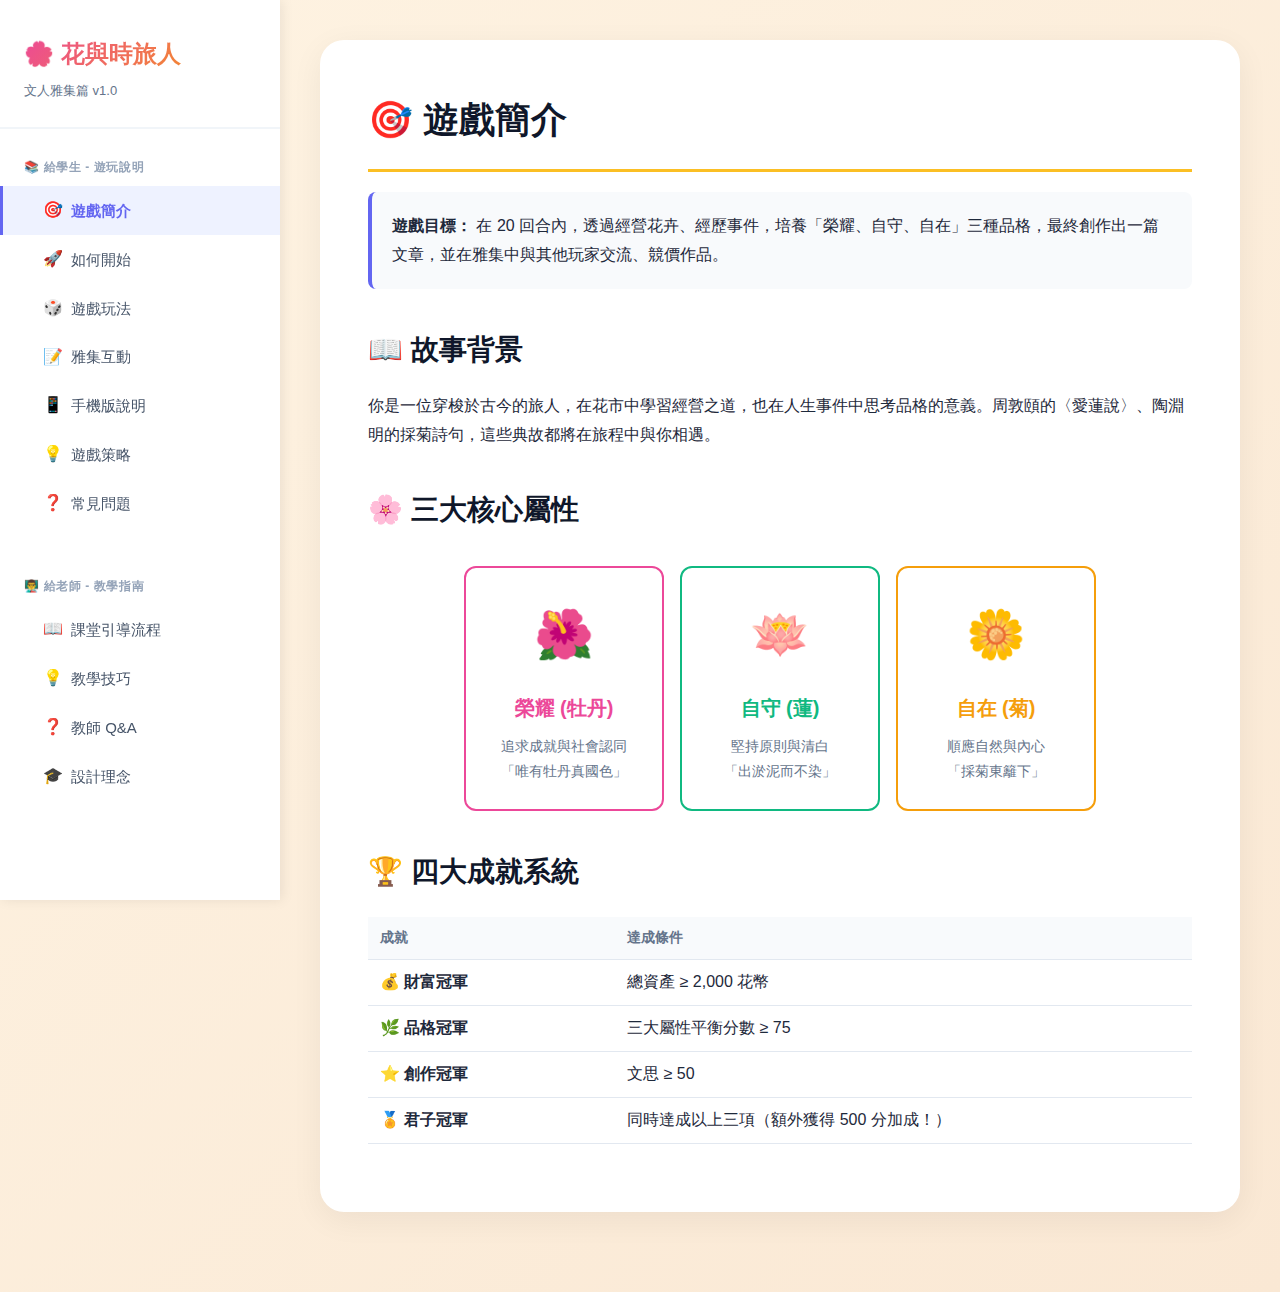
<file: Manual.html>
<artifact identifier="interactive-game-manual" type="text/html" title="花與時旅人 - 互動式遊戲說明書">
    <!DOCTYPE html>
    <html lang="zh-Hant">

    <head>
        <meta charset="UTF-8">
        <meta name="viewport" content="width=device-width, initial-scale=1.0">
        <title>花與時旅人 - 遊戲說明書</title>
        <style>
            * {
                box-sizing: border-box;
                margin: 0;
                padding: 0;
            }

            body {
                font-family: "Noto Sans TC", "Microsoft JhengHei", sans-serif;
                background: linear-gradient(135deg, #fef3e2 0%, #fae8d4 100%);
                color: #1e293b;
                line-height: 1.8;
            }

            /* 主要容器 */
            .main-wrapper {
                display: flex;
                min-height: 100vh;
            }

            /* 側邊選單 */
            .sidebar {
                width: 280px;
                background: white;
                box-shadow: 2px 0 12px rgba(0, 0, 0, .08);
                position: fixed;
                height: 100vh;
                overflow-y: auto;
                z-index: 1000;
                transition: transform 0.3s ease;
            }

            .sidebar-header {
                padding: 32px 24px 24px;
                border-bottom: 2px solid #f1f5f9;
                position: sticky;
                top: 0;
                background: white;
                z-index: 10;
            }

            .sidebar-title {
                font-size: 24px;
                font-weight: 700;
                background: linear-gradient(135deg, #ec4899, #f59e0b);
                -webkit-background-clip: text;
                -webkit-text-fill-color: transparent;
                margin-bottom: 4px;
            }

            .sidebar-subtitle {
                font-size: 13px;
                color: #64748b;
            }

            .nav-section {
                padding: 20px 0;
            }

            .nav-section-title {
                padding: 8px 24px;
                font-size: 12px;
                font-weight: 700;
                color: #94a3b8;
                text-transform: uppercase;
                letter-spacing: 0.05em;
            }

            .nav-item {
                padding: 10px 24px 10px 40px;
                color: #475569;
                cursor: pointer;
                transition: all 0.2s;
                border-left: 3px solid transparent;
                font-size: 15px;
                display: flex;
                align-items: center;
                gap: 8px;
            }

            .nav-item:hover {
                background: #f8fafc;
                color: #6366f1;
            }

            .nav-item.active {
                background: #eef2ff;
                color: #6366f1;
                border-left-color: #6366f1;
                font-weight: 600;
            }

            .nav-item-icon {
                font-size: 16px;
                width: 20px;
            }

            /* 主內容區 */
            .content-area {
                margin-left: 280px;
                flex: 1;
                padding: 40px;
                max-width: 1200px;
            }

            .content-section {
                background: white;
                border-radius: 24px;
                padding: 48px;
                margin-bottom: 40px;
                box-shadow: 0 8px 32px rgba(0, 0, 0, .06);
                display: none;
            }

            .content-section.active {
                display: block;
                animation: fadeIn 0.4s ease;
            }

            @keyframes fadeIn {
                from {
                    opacity: 0;
                    transform: translateY(20px);
                }

                to {
                    opacity: 1;
                    transform: translateY(0);
                }
            }

            h1 {
                font-size: 36px;
                color: #0f172a;
                margin-bottom: 16px;
                padding-bottom: 16px;
                border-bottom: 3px solid #fbbf24;
            }

            h2 {
                font-size: 28px;
                color: #0f172a;
                margin: 36px 0 16px;
            }

            h3 {
                font-size: 20px;
                color: #334155;
                margin: 24px 0 12px;
                padding-left: 16px;
                border-left: 4px solid #10b981;
            }

            p {
                margin-bottom: 16px;
                font-size: 16px;
            }

            .highlight {
                background: #fef9c3;
                padding: 2px 8px;
                border-radius: 4px;
                font-weight: 600;
            }

            .box {
                background: #f8fafc;
                border-left: 4px solid #6366f1;
                padding: 20px;
                margin: 20px 0;
                border-radius: 8px;
            }

            .tip {
                background: linear-gradient(135deg, #dbeafe 0%, #bfdbfe 100%);
                border-left: 4px solid #3b82f6;
                padding: 16px;
                margin: 20px 0;
                border-radius: 8px;
            }

            .warning {
                background: #fef3e2;
                border-left: 4px solid #f59e0b;
                padding: 16px;
                margin: 20px 0;
                border-radius: 8px;
            }

            .critical {
                background: #fee;
                border-left: 4px solid #ef4444;
                padding: 20px;
                margin: 20px 0;
                border-radius: 8px;
                font-weight: 600;
            }

            .step-box {
                background: linear-gradient(135deg, #f0fdf4 0%, #dcfce7 100%);
                border: 2px solid #86efac;
                border-radius: 12px;
                padding: 20px;
                margin: 20px 0;
            }

            .step-title {
                font-size: 18px;
                font-weight: 700;
                color: #166534;
                margin-bottom: 12px;
            }

            ul,
            ol {
                margin: 16px 0 16px 24px;
            }

            li {
                margin-bottom: 10px;
            }

            .flower-cards {
                display: flex;
                justify-content: center;
                flex-wrap: wrap;
                gap: 16px;
                margin: 30px 0;
            }

            .flower-card {
                background: white;
                border: 2px solid #e2e8f0;
                border-radius: 12px;
                padding: 24px;
                text-align: center;
                min-width: 200px;
                transition: transform 0.3s, box-shadow 0.3s;
            }

            .flower-card:hover {
                transform: translateY(-4px);
                box-shadow: 0 8px 24px rgba(0, 0, 0, .1);
            }

            .flower-icon {
                font-size: 48px;
                margin-bottom: 12px;
            }

            .flower-name {
                font-size: 20px;
                font-weight: 700;
                margin-bottom: 8px;
            }

            .flower-desc {
                font-size: 14px;
                color: #64748b;
            }

            .grid {
                display: grid;
                grid-template-columns: repeat(auto-fit, minmax(250px, 1fr));
                gap: 16px;
                margin: 20px 0;
            }

            .cell {
                background: white;
                border: 2px solid #e2e8f0;
                border-radius: 12px;
                padding: 20px;
                text-align: center;
                transition: all 0.3s;
            }

            .cell:hover {
                border-color: #6366f1;
                transform: translateY(-2px);
            }

            .cell-icon {
                font-size: 36px;
                margin-bottom: 8px;
            }

            .cell-title {
                font-weight: 700;
                font-size: 18px;
                margin-bottom: 8px;
            }

            table {
                width: 100%;
                border-collapse: collapse;
                margin: 20px 0;
            }

            th,
            td {
                padding: 12px;
                text-align: left;
                border-bottom: 1px solid #e2e8f0;
            }

            th {
                background: #f8fafc;
                font-weight: 700;
                color: #64748b;
                font-size: 14px;
            }

            tr:hover td {
                background: #fafafa;
            }

            /* 漢堡選單按鈕 (手機版) */
            .mobile-menu-btn {
                display: none;
                position: fixed;
                top: 20px;
                left: 20px;
                z-index: 2000;
                background: white;
                border: none;
                border-radius: 12px;
                padding: 12px 16px;
                box-shadow: 0 4px 12px rgba(0, 0, 0, .15);
                cursor: pointer;
                font-size: 24px;
            }

            .mobile-overlay {
                display: none;
                position: fixed;
                inset: 0;
                background: rgba(0, 0, 0, 0.5);
                z-index: 999;
            }

            /* 響應式設計 */
            @media (max-width: 900px) {
                .sidebar {
                    transform: translateX(-100%);
                }

                .sidebar.open {
                    transform: translateX(0);
                }

                .content-area {
                    margin-left: 0;
                    padding: 80px 20px 40px;
                }

                .mobile-menu-btn {
                    display: block;
                }

                .mobile-overlay.show {
                    display: block;
                }

                .content-section {
                    padding: 32px 24px;
                }

                h1 {
                    font-size: 28px;
                }

                h2 {
                    font-size: 24px;
                }

                .flower-cards {
                    flex-direction: column;
                }
            }

            @media print {

                .sidebar,
                .mobile-menu-btn {
                    display: none;
                }

                .content-area {
                    margin-left: 0;
                }

                .content-section {
                    display: block !important;
                    page-break-after: always;
                }
            }
        </style>
    </head>

    <body>

        <!-- 手機版漢堡選單按鈕 -->
        <button class="mobile-menu-btn" onclick="toggleMobileMenu()">☰</button>
        <div class="mobile-overlay" onclick="toggleMobileMenu()"></div>

        <div class="main-wrapper">

            <!-- 側邊選單 -->
            <nav class="sidebar" id="sidebar">
                <div class="sidebar-header">
                    <div class="sidebar-title">🌸 花與時旅人</div>
                    <div class="sidebar-subtitle">文人雅集篇 v1.0</div>
                </div>

                <div class="nav-section">
                    <div class="nav-section-title">📚 給學生 - 遊玩說明</div>
                    <div class="nav-item active" onclick="showSection('intro')">
                        <span class="nav-item-icon">🎯</span> 遊戲簡介
                    </div>
                    <div class="nav-item" onclick="showSection('start')">
                        <span class="nav-item-icon">🚀</span> 如何開始
                    </div>
                    <div class="nav-item" onclick="showSection('gameplay')">
                        <span class="nav-item-icon">🎲</span> 遊戲玩法
                    </div>
                    <div class="nav-item" onclick="showSection('salon')">
                        <span class="nav-item-icon">📝</span> 雅集互動
                    </div>
                    <div class="nav-item" onclick="showSection('mobile')">
                        <span class="nav-item-icon">📱</span> 手機版說明
                    </div>
                    <div class="nav-item" onclick="showSection('strategy')">
                        <span class="nav-item-icon">💡</span> 遊戲策略
                    </div>
                    <div class="nav-item" onclick="showSection('qa-student')">
                        <span class="nav-item-icon">❓</span> 常見問題
                    </div>
                </div>

                <div class="nav-section">
                    <div class="nav-section-title">👨‍🏫 給老師 - 教學指南</div>
                    <div class="nav-item" onclick="showSection('teacher-guide')">
                        <span class="nav-item-icon">📖</span> 課堂引導流程
                    </div>
                    <div class="nav-item" onclick="showSection('teacher-tips')">
                        <span class="nav-item-icon">💡</span> 教學技巧
                    </div>
                    <div class="nav-item" onclick="showSection('qa-teacher')">
                        <span class="nav-item-icon">❓</span> 教師 Q&A
                    </div>
                    <div class="nav-item" onclick="showSection('about')">
                        <span class="nav-item-icon">🎓</span> 設計理念
                    </div>
                </div>
            </nav>

            <!-- 主內容區 -->
            <main class="content-area">

                <!-- 遊戲簡介 -->
                <section id="intro" class="content-section active">
                    <h1>🎯 遊戲簡介</h1>

                    <div class="box">
                        <strong>遊戲目標：</strong> 在 20 回合內，透過經營花卉、經歷事件，培養「榮耀、自守、自在」三種品格，最終創作出一篇文章，並在雅集中與其他玩家交流、競價作品。
                    </div>

                    <h2>📖 故事背景</h2>
                    <p>你是一位穿梭於古今的旅人，在花市中學習經營之道，也在人生事件中思考品格的意義。周敦頤的〈愛蓮說〉、陶淵明的採菊詩句，這些典故都將在旅程中與你相遇。</p>

                    <h2>🌸 三大核心屬性</h2>
                    <div class="flower-cards">
                        <div class="flower-card" style="border-color: #ec4899;">
                            <div class="flower-icon">🌺</div>
                            <div class="flower-name" style="color: #ec4899;">榮耀 (牡丹)</div>
                            <div class="flower-desc">追求成就與社會認同<br>「唯有牡丹真國色」</div>
                        </div>
                        <div class="flower-card" style="border-color: #10b981;">
                            <div class="flower-icon">🪷</div>
                            <div class="flower-name" style="color: #10b981;">自守 (蓮)</div>
                            <div class="flower-desc">堅持原則與清白<br>「出淤泥而不染」</div>
                        </div>
                        <div class="flower-card" style="border-color: #f59e0b;">
                            <div class="flower-icon">🌼</div>
                            <div class="flower-name" style="color: #f59e0b;">自在 (菊)</div>
                            <div class="flower-desc">順應自然與內心<br>「採菊東籬下」</div>
                        </div>
                    </div>

                    <h2>🏆 四大成就系統</h2>
                    <table>
                        <thead>
                            <tr>
                                <th style="width: 30%;">成就</th>
                                <th>達成條件</th>
                            </tr>
                        </thead>
                        <tbody>
                            <tr>
                                <td><strong>💰 財富冠軍</strong></td>
                                <td>總資產 ≥ 2,000 花幣</td>
                            </tr>
                            <tr>
                                <td><strong>🌿 品格冠軍</strong></td>
                                <td>三大屬性平衡分數 ≥ 75</td>
                            </tr>
                            <tr>
                                <td><strong>⭐ 創作冠軍</strong></td>
                                <td>文思 ≥ 50</td>
                            </tr>
                            <tr>
                                <td><strong>🏅 君子冠軍</strong></td>
                                <td>同時達成以上三項（額外獲得 500 分加成！）</td>
                            </tr>
                        </tbody>
                    </table>
                </section>

                <!-- 如何開始 -->
                <section id="start" class="content-section">
                    <h1>🚀 如何開始</h1>

                    <h2>創建或加入雅集</h2>
                    <ol>
                        <li>輸入你的<span class="highlight">名號</span>（玩家名稱）</li>
                        <li>選擇「<strong>創建雅集</strong>」獲得一個 4 位數房間號</li>
                        <li>或輸入朋友的房間號「<strong>加入雅集</strong>」</li>
                    </ol>

                    <div class="tip">
                        💡 <strong>重要提示：</strong> 雅集編號可以分享給朋友，讓多人一起遊玩！每個人獨立進行自己的 20 回合，結束後才會在雅集中相見。這是「非同步多人」模式，不用擔心進度不同！
                    </div>
                </section>

                <!-- 遊戲玩法 -->
                <section id="gameplay" class="content-section">
                    <h1>🎲 遊戲玩法</h1>

                    <h2>基本流程</h2>
                    <ul>
                        <li>每回合擲一次骰子（1-6 點）</li>
                        <li>沿著棋盤外圈移動</li>
                        <li>共有 <strong>20 個回合</strong>，請善用每一步！</li>
                    </ul>

                    <h2>棋盤格子類型</h2>
                    <div class="grid">
                        <div class="cell" style="border-color: #6ee7b7;">
                            <div class="cell-icon">🏁</div>
                            <div class="cell-title">起點</div>
                            <p style="font-size: 14px; color: #64748b;">旅程的開始與終點</p>
                        </div>
                        <div class="cell" style="border-color: #fde047;">
                            <div class="cell-icon">📜</div>
                            <div class="cell-title">事件格</div>
                            <p style="font-size: 14px; color: #64748b;">觸發隨機事件，做出選擇</p>
                        </div>
                        <div class="cell" style="border-color: #93c5fd;">
                            <div class="cell-icon">🏪</div>
                            <div class="cell-title">市場格</div>
                            <p style="font-size: 14px; color: #64748b;">買賣花卉，累積財富</p>
                        </div>
                    </div>

                    <h2>事件類型</h2>
                    <table>
                        <thead>
                            <tr>
                                <th>事件類型</th>
                                <th>說明</th>
                                <th>影響</th>
                            </tr>
                        </thead>
                        <tbody>
                            <tr>
                                <td><strong>🎭 人際事件</strong></td>
                                <td>朋友炫耀、同儕壓力等</td>
                                <td>考驗你的價值觀</td>
                            </tr>
                            <tr>
                                <td><strong>📚 知識奇遇</strong></td>
                                <td>遇見陶淵明、周敦頤</td>
                                <td>增加文思與經驗</td>
                            </tr>
                            <tr>
                                <td><strong>✍️ 創作靈感</strong></td>
                                <td>靈光一閃，記錄想法</td>
                                <td>提升創作能力</td>
                            </tr>
                            <tr>
                                <td><strong>💎 品格考驗</strong></td>
                                <td>清廉風潮、道德抉擇</td>
                                <td>影響三大屬性</td>
                            </tr>
                            <tr>
                                <td><strong>📈 市場事件</strong></td>
                                <td>花價暴漲/暴跌</td>
                                <td>影響你的財富</td>
                            </tr>
                        </tbody>
                    </table>

                    <div class="warning">
                        ⚠️ <strong>重要提醒：</strong> 每個選擇都會影響你的三大屬性與資源，沒有絕對的對錯，但會決定你最後的文章風格！
                    </div>

                    <h2>花市交易</h2>
                    <ul>
                        <li><strong>🌺 牡丹：</strong> 價格較高，波動大，適合投資</li>
                        <li><strong>🪷 蓮花：</strong> 價格中等，象徵品格</li>
                        <li><strong>🌼 菊花：</strong> 價格較低，但穩定</li>
                    </ul>

                    <div class="tip">
                        💡 <strong>交易秘訣：</strong> 每回合花價會微幅波動（-5% ~ +5%），但遇到市場事件時，某些花可能暴漲 25%-60%！累積財富是財富冠軍的條件之一。
                    </div>
                </section>

                <!-- 雅集互動 -->
                <section id="salon" class="content-section">
                    <h1>📝 雅集互動</h1>

                    <h2>完成 20 回合後</h2>

                    <h3>1️⃣ 創作上傳</h3>
                    <ul>
                        <li>系統根據你的<strong>最高屬性</strong>自動生成創作草稿</li>
                        <li>你可以<strong>自由編輯</strong>內容，加入自己的想法</li>
                        <li>點擊「<strong>上傳作品並進入雅集</strong>」</li>
                    </ul>

                    <h3>2️⃣ 品評與投資</h3>
                    <ul>
                        <li>閱讀其他玩家的創作</li>
                        <li>用<strong>花幣投資</strong>你喜歡的作品（最低 1 花幣）</li>
                        <li>留下<strong>文字回饋</strong>，與作者交流想法</li>
                        <li><span class="highlight">注意：</span> 不能投資或留言給自己的作品</li>
                    </ul>

                    <div class="critical">
                        🚨 <strong>超級重要：何時離開雅集？</strong>
                        <p style="margin-top: 12px;">當你點擊「🚪 離開雅集」按鈕時：</p>
                        <ul style="margin-top: 8px;">
                            <li>❌ 此局遊戲將會結束</li>
                            <li>❌ 你將<strong>無法再看到</strong>之後其他同學上傳的新作品</li>
                            <li>❌ 你將<strong>無法再互動</strong>（投資、留言）</li>
                            <li>✅ 建議：<strong>等所有人都上傳作品後，再一起離開</strong></li>
                        </ul>
                        <p style="margin-top: 12px; font-weight: 700; color: #dc2626;">💡 正確流程：上傳作品 → 互動交流 → 匯出報告 →
                            最後才離開</p>
                    </div>

                    <h3>3️⃣ 匯出雅集報告</h3>
                    <p>在離開雅集前，別忘了點擊「<strong>📥 匯出雅集報告</strong>」按鈕：</p>
                    <ul>
                        <li>會生成一份完整的 HTML 報告</li>
                        <li>包含所有玩家的作品、投資額、留言</li>
                        <li>可以保存、列印或分享</li>
                    </ul>
                </section>

                <!-- 手機版說明 -->
                <section id="mobile" class="content-section">
                    <h1>📱 手機版說明</h1>

                    <h2>Mobile HUD（底部狀態列）</h2>
                    <p>在手機上遊玩時，畫面底部會顯示「<strong>Mobile HUD</strong>」：</p>

                    <div class="grid">
                        <div class="cell">
                            <div class="cell-icon">🏪</div>
                            <div class="cell-title">市場按鈕</div>
                            <p style="font-size: 14px; color: #64748b;">快速開啟花市交易</p>
                        </div>
                        <div class="cell">
                            <div class="cell-icon">💰📖⭐</div>
                            <div class="cell-title">即時數據</div>
                            <p style="font-size: 14px; color: #64748b;">隨時查看花幣、文思、經驗</p>
                        </div>
                    </div>

                    <div class="tip">
                        💡 <strong>手機小技巧：</strong> HUD 會自動更新，不需要手動重新整理。建議橫放手機以獲得更好的棋盤視野。
                    </div>

                    <h2>手機版操作差異</h2>
                    <ul>
                        <li>✅ 所有功能與電腦版相同</li>
                        <li>✅ 觸控操作更直覺</li>
                        <li>✅ 畫面自動適應螢幕大小</li>
                        <li>✅ 可橫放手機以獲得更好視野</li>
                    </ul>
                </section>

                <!-- 遊戲策略 -->
                <section id="strategy" class="content-section">
                    <h1>💡 遊戲策略</h1>

                    <h3>💎 追求「君子冠軍」</h3>
                    <ul>
                        <li>平衡發展三種屬性，避免過度偏重單一品格</li>
                        <li>積極參與市場交易，善用市場事件暴漲機會</li>
                        <li>選擇能增加「文思」的事件選項</li>
                    </ul>

                    <h3>💰 專注「財富冠軍」</h3>
                    <ul>
                        <li>大膽投資牡丹，波動大但報酬高</li>
                        <li>遇到市場事件時把握時機低買高賣</li>
                        <li>可以犧牲部分品格屬性換取金錢</li>
                    </ul>

                    <h3>✍️ 追求「創作冠軍」</h3>
                    <ul>
                        <li>選擇知識奇遇與創作靈感事件</li>
                        <li>多與古代文人互動（陶淵明、周敦頤）</li>
                        <li>可以適度忽略財富累積</li>
                    </ul>

                    <h3>🌿 專注「品格冠軍」</h3>
                    <ul>
                        <li>注意三大屬性的數值差距</li>
                        <li>選擇能平衡屬性的選項</li>
                        <li>避免極端選擇，保持中庸之道</li>
                    </ul>
                </section>

                <!-- 學生常見問題 -->
                <section id="qa-student" class="content-section">
                    <h1>❓ 常見問題</h1>

                    <div class="box">
                        <p><strong>Q: 如何與朋友一起玩？</strong></p>
                        <p>A: 一人創建雅集後，將 4 位數房間號分享給朋友，朋友輸入房間號加入即可。每個人獨立進行 20 回合，結束後在雅集中相見。</p>
                    </div>

                    <div class="box">
                        <p><strong>Q: 投資作品的花幣會消失嗎？</strong></p>
                        <p>A: 是的，投資是「支持」的概念，花幣會用於提高該作品的排名，但不會退還。</p>
                    </div>

                    <div class="box">
                        <p><strong>Q: 可以修改已上傳的作品嗎？</strong></p>
                        <p>A: 上傳後無法修改。請在上傳前仔細編輯創作草稿欄的內容。</p>
                    </div>

                    <div class="box">
                        <p><strong>Q: 如果有人比我晚很多才上傳作品怎麼辦？</strong></p>
                        <p>A: 沒關係！新作品上傳後會即時同步給所有還在雅集的人。但如果你已經離開，就看不到後來的作品了，所以建議等所有人都上傳後再離開。</p>
                    </div>

                    <div class="box">
                        <p><strong>Q: 我已經離開雅集了，還能重新進入嗎？</strong></p>
                        <p>A: 目前版本離開後無法重新進入同一個雅集。因此強烈建議確認所有人都上傳、互動完畢、並匯出報告後，再點擊「離開雅集」。</p>
                    </div>

                    <div class="box">
                        <p><strong>Q: 事件牌會重複嗎？</strong></p>
                        <p>A: 遊戲設計了「已使用事件追蹤」機制，同一張事件牌不會在同一局遊戲中重複出現，直到所有牌都抽完才會重置。</p>
                    </div>
                </section>

                <!-- 課堂引導流程 -->
                <section id="teacher-guide" class="content-section">
                    <h1>👨‍🏫 課堂引導流程</h1>

                    <div class="step-box">
                        <div class="step-title">📚 建議的課堂流程</div>
                        <ol style="margin-top: 12px;">
                            <li><strong>課前說明（5分鐘）：</strong>「今天我們要一起進入雅集 #1234，上傳後請<strong>先不要離開</strong>」</li>
                            <li><strong>進行中（15-20分鐘）：</strong>「已經上傳的同學，請留在雅集畫面等待其他同學」</li>
                            <li><strong>確認完成：</strong>「還有誰沒上傳的請舉手」→ 確認全部上傳</li>
                            <li><strong>互動時間（10分鐘）：</strong>「現在大家可以互相投資和留言了」</li>
                            <li><strong>匯出報告：</strong>「時間到，現在請大家點『匯出報告』下載」</li>
                            <li><strong>結束：</strong>「確認大家都下載好了嗎？現在可以點『離開雅集』了」</li>
                        </ol>
                    </div>
                    <h3>✨ 教師專用：觀戰模式</h3>
                    <div class="tip">
                        <p>💡 <strong>什麼是觀戰模式？</strong><br>
                            這是一個隱藏的管理員功能，讓老師您可以<strong>跳過 20 回合的遊戲過程</strong>，直接進入任何一個雅集，即時查看學生的作品、排名與留言情況，也方便您統一匯出報告。
                        </p>
                        <p style="margin-top: 12px;"><strong>如何啟動？</strong></p>
                        <ol>
                            <li>在遊戲大廳的「<strong>你的名號</strong>」欄位中，輸入通關密語：<code>為保留隱私請寄信詢問</code></li>
                            <li>輸入密語後，「<strong>觀戰雅集</strong>」的按鈕就會自動出現。</li>
                            <li>接著輸入您想觀戰的「<strong>雅集編號</strong>」，點擊「觀戰雅集」即可進入。</li>
                        </ol>
                    </div>

                    <h2>時間分配建議</h2>
                    <table>
                        <thead>
                            <tr>
                                <th>階段</th>
                                <th>時間</th>
                                <th>說明</th>
                            </tr>
                        </thead>
                        <tbody>
                            <tr>
                                <td>課前準備</td>
                                <td>5 分鐘</td>
                                <td>說明規則、分享房間號</td>
                            </tr>
                            <tr>
                                <td>個人遊玩</td>
                                <td>15-20 分鐘</td>
                                <td>學生各自進行 20 回合</td>
                            </tr>
                            <tr>
                                <td>等待集合</td>
                                <td>5 分鐘</td>
                                <td>確認所有人都上傳完畢</td>
                            </tr>
                            <tr>
                                <td>雅集互動</td>
                                <td>10 分鐘</td>
                                <td>投資、留言、交流</td>
                            </tr>
                            <tr>
                                <td>匯出與討論</td>
                                <td>5 分鐘</td>
                                <td>下載報告、簡短分享</td>
                            </tr>
                        </tbody>
                    </table>

                    <h2>常見課堂狀況處理</h2>

                    <div class="warning">
                        <strong>狀況 1：有學生提早離開雅集</strong>
                        <p style="margin-top: 8px;">解決方式：課前強調「上傳後先不要點離開」，並在黑板寫下提醒。若真的有人提早離開，請他們等下課後再看同學的完整報告。</p>
                    </div>

                    <div class="warning">
                        <strong>狀況 2：有學生玩太慢</strong>
                        <p style="margin-top: 8px;">解決方式：設定 20 分鐘時限，時間到還沒完成的學生可以先上傳目前的創作草稿。遊戲本身沒有「輸贏」，重點是體驗過程。</p>
                    </div>

                    <div class="warning">
                        <strong>狀況 3：網路問題</strong>
                        <p style="margin-top: 8px;">解決方式：建議使用學校 Wi-Fi 或手機網路。若真的無法連線，可以讓該學生觀摩其他同學的畫面，或課後補玩。</p>
                    </div>
                </section>

                <!-- 教學技巧 -->
                <section id="teacher-tips" class="content-section">
                    <h1>💡 教學技巧</h1>

                    <h2>課前準備</h2>
                    <ul>
                        <li>📱 <strong>測試遊戲：</strong> 自己先玩一遍完整流程</li>
                        <li>🏫 <strong>確認設備：</strong> 確保學校網路穩定</li>
                        <li>📝 <strong>準備房間號：</strong> 提前創建雅集並記下編號</li>
                        <li>🎯 <strong>設定目標：</strong> 明確告訴學生這堂課要達成什麼</li>
                    </ul>

                    <h2>引導技巧</h2>

                    <h3>1. 營造競爭氛圍</h3>
                    <ul>
                        <li>「看看誰能成為君子冠軍！」</li>
                        <li>「誰的作品能獲得最多投資？」</li>
                        <li>適度競爭能提高參與度</li>
                    </ul>

                    <h3>2. 鼓勵深度思考</h3>
                    <ul>
                        <li>「為什麼你選這個選項？」</li>
                        <li>「這個選擇反映了什麼價值觀？」</li>
                        <li>「如果是周敦頤，他會怎麼選？」</li>
                    </ul>

                    <h3>3. 連結課程內容</h3>
                    <ul>
                        <li>遊戲後討論〈愛蓮說〉原文</li>
                        <li>比較不同學生的創作風格</li>
                        <li>分析品格屬性與文學象徵的關係</li>
                    </ul>

                    <h2>延伸活動建議</h2>

                    <div class="tip">
                        <strong>活動 1：作品朗讀會</strong>
                        <p style="margin-top: 8px;">請獲得最多投資的前三名學生朗讀作品，全班討論為什麼這些作品受歡迎。</p>
                    </div>

                    <div class="tip">
                        <strong>活動 2：品格反思</strong>
                        <p style="margin-top: 8px;">請學生寫下：「遊戲中哪個選擇最困難？為什麼？」引導價值觀討論。</p>
                    </div>

                    <div class="tip">
                        <strong>活動 3：創作改寫</strong>
                        <p style="margin-top: 8px;">以遊戲草稿為基礎，正式完成一篇 300-500 字的「愛Ｏ說」，當作作業繳交。</p>
                    </div>

                    <h2>評量建議</h2>
                    <table>
                        <thead>
                            <tr>
                                <th>評量項目</th>
                                <th>說明</th>
                                <th>建議佔分</th>
                            </tr>
                        </thead>
                        <tbody>
                            <tr>
                                <td>參與度</td>
                                <td>是否完整參與遊戲與互動</td>
                                <td>30%</td>
                            </tr>
                            <tr>
                                <td>創作品質</td>
                                <td>上傳作品的完整性與創意</td>
                                <td>40%</td>
                            </tr>
                            <tr>
                                <td>互動回饋</td>
                                <td>給予他人的留言品質</td>
                                <td>30%</td>
                            </tr>
                        </tbody>
                    </table>
                </section>

                <!-- 教師 Q&A -->
                <section id="qa-teacher" class="content-section">
                    <h1>❓ 教師 Q&A</h1>

                    <div class="box">
                        <p><strong>Q: 一個班級建議分成幾個雅集？</strong></p>
                        <p>A: 建議 25-30 人一個雅集，或全班一個雅集。太多人會讓互動變複雜，太少人則互動性不足。</p>
                    </div>

                    <div class="box">
                        <p><strong>Q: 如果學生惡意投資或留言怎麼辦？</strong></p>
                        <p>A: 課前說明「所有紀錄都會被保存」，且老師會下載完整報告。這能有效約束不當行為。若真的發生，可結合班級經營處理。</p>
                    </div>

                    <div class="box">
                        <p><strong>Q: 遊戲會花費金錢嗎？</strong></p>
                        <p>A: 完全免費！遊戲使用 Firebase 免費方案，正常使用不會產生費用。但建議一學期使用不超過 10 次，以免超出免費額度。</p>
                    </div>

                    <div class="box">
                        <p><strong>Q: 可以重複使用同一個房間號嗎？</strong></p>
                        <p>A: 不建議。每次上課建議創建新的雅集，避免資料混亂。舊的雅集資料會永久保存在雲端。</p>
                    </div>

                    <div class="box">
                        <p><strong>Q: 如何保存學生的作品？</strong></p>
                        <p>A: 使用「匯出雅集報告」功能，會生成一份完整的 HTML 檔案，包含所有學生的作品、投資與留言。這份報告可以永久保存、列印或分享。</p>
                    </div>

                    <div class="box">
                        <p><strong>Q: 遊戲適合哪個年級？</strong></p>
                        <p>A: 建議國中二年級以上。需要學生已經學過〈愛蓮說〉，且具備基本的閱讀理解與價值判斷能力。</p>
                    </div>
                </section>

                <!-- 設計理念 -->
                <section id="about" class="content-section">
                    <h1>🎓 設計理念</h1>

                    <h2>教學目標</h2>
                    <p>《花與時旅人》希望透過遊戲化的方式，讓學生在輕鬆的氛圍中：</p>
                    <ul>
                        <li>體驗古典文學中的品格選擇</li>
                        <li>理解〈愛蓮說〉等作品的深層意涵</li>
                        <li>練習根據個人經歷創作「愛Ｏ說」</li>
                        <li>學習欣賞與評論他人作品</li>
                        <li>培養同儕互動與正向回饋的能力</li>
                    </ul>

                    <h2>設計特色</h2>

                    <h3>1. 文學與遊戲結合</h3>
                    <p>不只是「用遊戲學文學」，而是「在遊戲中成為文學的一部分」。學生透過親身體驗，理解古人的價值選擇。</p>

                    <h3>2. 非同步多人設計</h3>
                    <p>考量課堂實際狀況，採用「各自遊玩、最後交流」的設計，讓每個學生都能按自己的節奏進行。</p>

                    <h3>3. 開放式結局</h3>
                    <p>沒有標準答案，每個學生的選擇都會產生獨特的作品，鼓勵多元價值觀的表達。</p>

                    <h2>教學連結</h2>
                    <ul>
                        <li><strong>〈愛蓮說〉原文：</strong> 宋・周敦頤的經典散文，讚頌蓮花的君子品格</li>
                        <li><strong>〈飲酒〉其五：</strong> 晉・陶淵明的詩作，「採菊東籬下，悠然見南山」</li>
                        <li><strong>牡丹文化：</strong> 歷代以牡丹象徵富貴，「唯有牡丹真國色」</li>
                    </ul>

                    <h2>技術說明</h2>
                    <p>本遊戲使用以下技術開發：</p>
                    <ul>
                        <li><strong>Firebase：</strong> 提供雲端資料庫與即時同步</li>
                        <li><strong>純網頁技術：</strong> 無需安裝，開啟瀏覽器即可使用</li>
                        <li><strong>響應式設計：</strong> 支援電腦與手機雙平台</li>
                    </ul>

                    <div
                        style="margin-top: 48px; padding-top: 24px; border-top: 2px solid #f1f5f9; text-align: center; color: #64748b;">
                        <p><strong>🌸 花與時旅人：文人雅集篇</strong></p>
                        <p style="margin-top: 8px;">遊戲版本 v1.0 | 製作：新科國中胡淨羽老師 with AI Assistants</p>
                        <p>Gemini, ChatGPT & Claude | October 2025</p>
                        <p style="margin-top: 8px;">聯繫信箱：liliumyuyu@gmail.com</p>
                        <p style="margin-top: 16px;">祝您在花與文學的旅程中，找到屬於自己的品格與風景！</p>
                    </div>
                </section>

            </main>
        </div>

        <script>
            // 切換內容區塊
            function showSection(sectionId) {
                // 隱藏所有內容
                const sections = document.querySelectorAll('.content-section');
                sections.forEach(section => section.classList.remove('active'));

                // 顯示目標內容
                document.getElementById(sectionId).classList.add('active');

                // 更新選單狀態
                const navItems = document.querySelectorAll('.nav-item');
                navItems.forEach(item => item.classList.remove('active'));
                event.currentTarget.classList.add('active');

                // 捲動到頂部
                window.scrollTo({ top: 0, behavior: 'smooth' });

                // 手機版：關閉選單
                if (window.innerWidth <= 900) {
                    toggleMobileMenu();
                }
            }

            // 手機版選單切換
            function toggleMobileMenu() {
                const sidebar = document.getElementById('sidebar');
                const overlay = document.querySelector('.mobile-overlay');

                sidebar.classList.toggle('open');
                overlay.classList.toggle('show');
            }

            // 平滑捲動效果
            document.addEventListener('DOMContentLoaded', function () {
                // 初始化時確保第一個區塊顯示
                document.getElementById('intro').classList.add('active');
            });
        </script>

    </body>

    </html>
</file>
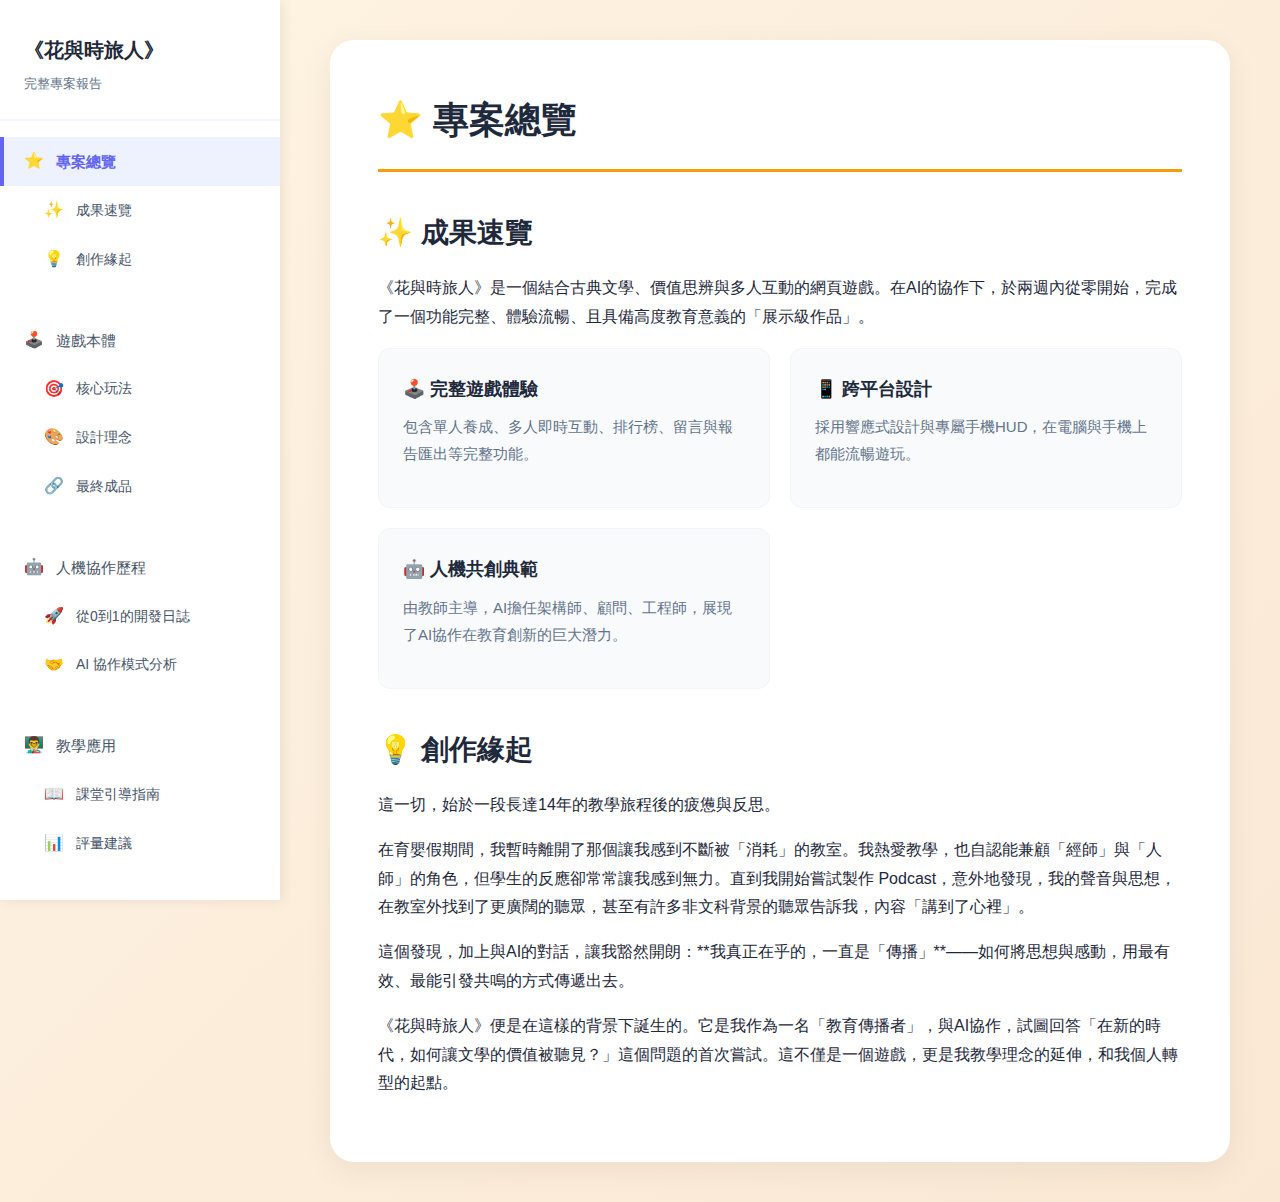
<file: project-report.html>
<!DOCTYPE html>
<html lang="zh-Hant">

<head>
    <meta charset="UTF-8">
    <meta name="viewport" content="width=device-width, initial-scale=1.0">
    <title>胡淨羽老師的AI協作教育專案：《花與時旅人》完整報告</title>
    <style>
        * {
            box-sizing: border-box;
            margin: 0;
            padding: 0;
        }

        :root {
            --bg: linear-gradient(135deg, #fef3e2 0%, #fae8d4 100%);
            --sidebar-bg: #ffffff;
            --content-bg: #ffffff;
            --text-primary: #1e293b;
            --text-secondary: #64748b;
            --accent-brand: #6366f1;
            --accent-green: #10b981;
            --accent-yellow: #f59e0b;
            --accent-pink: #ec4899;
            --border-light: #f1f5f9;
            --shadow: 0 8px 32px rgba(0, 0, 0, .06);
            --radius: 24px;
        }

        body {
            font-family: "Noto Sans TC", "Microsoft JhengHei", sans-serif;
            background: var(--bg);
            color: var(--text-primary);
            line-height: 1.8;
        }

        .main-wrapper {
            display: flex;
            min-height: 100vh;
        }

        .sidebar {
            width: 280px;
            background: var(--sidebar-bg);
            box-shadow: 2px 0 12px rgba(0, 0, 0, .08);
            position: fixed;
            height: 100vh;
            overflow-y: auto;
            z-index: 1000;
            transition: transform 0.3s ease;
        }

        .sidebar-header {
            padding: 32px 24px 24px;
            border-bottom: 2px solid var(--border-light);
            position: sticky;
            top: 0;
            background: var(--sidebar-bg);
            z-index: 10;
        }

        .sidebar-title {
            font-size: 20px;
            font-weight: 700;
            margin-bottom: 4px;
        }

        .sidebar-subtitle {
            font-size: 13px;
            color: var(--text-secondary);
        }

        .nav-section {
            padding: 16px 0;
        }

        .nav-section-title {
            padding: 8px 24px;
            font-size: 12px;
            font-weight: 700;
            color: #94a3b8;
            text-transform: uppercase;
            letter-spacing: 0.05em;
        }

        .nav-item {
            padding: 10px 24px 10px 20px;
            color: #475569;
            cursor: pointer;
            transition: all 0.2s;
            border-left: 4px solid transparent;
            font-size: 15px;
            display: flex;
            align-items: center;
            gap: 12px;
        }

        .nav-item.sub-item {
            padding-left: 40px;
            font-size: 14px;
        }

        .nav-item:hover {
            background: #f8fafc;
            color: var(--accent-brand);
        }

        .nav-item.active {
            background: #eef2ff;
            color: var(--accent-brand);
            border-left-color: var(--accent-brand);
            font-weight: 600;
        }

        .nav-item-icon {
            font-size: 16px;
            width: 20px;
            text-align: center;
        }

        .content-area {
            margin-left: 280px;
            flex: 1;
            padding: 40px;
        }

        .content-section {
            background: var(--content-bg);
            border-radius: var(--radius);
            padding: 48px;
            margin: 0 auto;
            max-width: 900px;
            box-shadow: var(--shadow);
            display: none;
        }

        .content-section.active {
            display: block;
            animation: fadeIn 0.4s ease;
        }

        @keyframes fadeIn {
            from {
                opacity: 0;
                transform: translateY(20px);
            }

            to {
                opacity: 1;
                transform: translateY(0);
            }
        }

        h1,
        h2,
        h3,
        h4 {
            color: var(--text-primary);
            margin: 0;
        }

        h1 {
            font-size: 36px;
            margin-bottom: 16px;
            padding-bottom: 16px;
            border-bottom: 3px solid var(--accent-yellow);
        }

        h2 {
            font-size: 28px;
            margin: 36px 0 16px;
        }

        h3 {
            font-size: 20px;
            color: #334155;
            margin: 24px 0 12px;
            padding-left: 16px;
            border-left: 4px solid var(--accent-green);
        }

        p {
            margin-bottom: 16px;
        }

        ul,
        ol {
            margin: 16px 0 16px 24px;
        }

        li {
            margin-bottom: 10px;
        }

        .box {
            background: #f8fafc;
            border-left: 4px solid var(--accent-brand);
            padding: 20px;
            margin: 20px 0;
            border-radius: 8px;
        }

        .box strong {
            color: var(--accent-brand);
        }

        .timeline {
            border-left: 3px solid var(--border-light);
            padding-left: 20px;
            margin-left: 8px;
        }

        .timeline-item {
            position: relative;
            padding-bottom: 30px;
        }

        .timeline-item::before {
            content: '';
            position: absolute;
            left: -28px;
            top: 5px;
            width: 14px;
            height: 14px;
            border-radius: 50%;
            background: var(--accent-brand);
            border: 3px solid #eef2ff;
        }

        .timeline-title {
            font-weight: 700;
            font-size: 16px;
        }

        .timeline-meta {
            font-size: 13px;
            color: var(--text-secondary);
        }

        .timeline-content {
            font-size: 15px;
            margin-top: 8px;
        }

        .code {
            font-family: "SF Mono", monospace;
            background: #f1f5f9;
            padding: 2px 6px;
            border-radius: 4px;
            font-size: 0.9em;
        }

        .grid {
            display: grid;
            grid-template-columns: repeat(auto-fit, minmax(280px, 1fr));
            gap: 20px;
        }

        .card {
            background: #f8fafc;
            border-radius: 12px;
            padding: 24px;
            border: 1px solid var(--border-light);
        }

        .card h4 {
            font-size: 18px;
            margin-bottom: 8px;
        }

        .card p {
            font-size: 15px;
            color: var(--text-secondary);
        }

        table {
            width: 100%;
            border-collapse: collapse;
            margin: 20px 0;
        }

        th,
        td {
            padding: 12px;
            text-align: left;
            border-bottom: 1px solid var(--border-light);
        }

        th {
            background: #f8fafc;
            font-weight: 700;
            font-size: 14px;
        }

        tr:hover td {
            background: #fafafa;
        }

        a.button {
            display: inline-block;
            padding: 12px 24px;
            background: var(--accent-brand);
            color: white;
            text-decoration: none;
            border-radius: 12px;
            font-weight: 600;
            transition: all 0.3s;
        }

        a.button:hover {
            transform: translateY(-2px);
            box-shadow: 0 4px 12px rgba(0, 0, 0, .1);
        }

        .mobile-menu-btn,
        .mobile-overlay {
            display: none;
        }

        @media (max-width: 1024px) {
            .sidebar {
                transform: translateX(-100%);
            }

            .sidebar.open {
                transform: translateX(0);
            }

            .content-area {
                margin-left: 0;
                padding: 80px 20px 40px;
            }

            .mobile-menu-btn {
                display: block;
                position: fixed;
                top: 20px;
                left: 20px;
                z-index: 2000;
                background: white;
                border: none;
                border-radius: 12px;
                padding: 12px 16px;
                box-shadow: 0 4px 12px rgba(0, 0, 0, .15);
                cursor: pointer;
                font-size: 24px;
            }

            .mobile-overlay.show {
                display: block;
                position: fixed;
                inset: 0;
                background: rgba(0, 0, 0, 0.5);
                z-index: 999;
            }
        }

        @media print {
            body {
                background: white;
                padding: 20px;
            }

            .main-wrapper {
                display: block;
            }

            .sidebar,
            .mobile-menu-btn {
                display: none;
            }

            .content-area {
                margin-left: 0;
                padding: 0;
            }

            .content-section {
                display: block !important;
                box-shadow: none;
                border-bottom: 2px solid #ccc;
                page-break-after: always;
                padding: 20px 0;
            }

            h1 {
                font-size: 28px;
            }

            h2 {
                font-size: 24px;
            }

            a.button {
                display: none;
            }
        }
    </style>
</head>

<body>

    <button class="mobile-menu-btn" onclick="toggleMobileMenu()">☰</button>
    <div class="mobile-overlay" onclick="toggleMobileMenu()"></div>

    <div class="main-wrapper">
        <nav class="sidebar" id="sidebar">
            <div class="sidebar-header">
                <div class="sidebar-title">《花與時旅人》</div>
                <div class="sidebar-subtitle">完整專案報告</div>
            </div>

            <div class="nav-section">
                <div class="nav-item active" onclick="showSection(event, 'overview')">
                    <span class="nav-item-icon">⭐</span> 專案總覽
                </div>
                <div class="nav-item sub-item" onclick="showSection(event, 'achievements')">
                    <span class="nav-item-icon">✨</span> 成果速覽
                </div>
                <div class="nav-item sub-item" onclick="showSection(event, 'origin')">
                    <span class="nav-item-icon">💡</span> 創作緣起
                </div>
            </div>

            <div class="nav-section">
                <div class="nav-item" onclick="showSection(event, 'game')">
                    <span class="nav-item-icon">🕹️</span> 遊戲本體
                </div>
                <div class="nav-item sub-item" onclick="showSection(event, 'gameplay')">
                    <span class="nav-item-icon">🎯</span> 核心玩法
                </div>
                <div class="nav-item sub-item" onclick="showSection(event, 'design')">
                    <span class="nav-item-icon">🎨</span> 設計理念
                </div>
                <div class="nav-item sub-item" onclick="showSection(event, 'products')">
                    <span class="nav-item-icon">🔗</span> 最終成品
                </div>
            </div>

            <div class="nav-section">
                <div class="nav-item" onclick="showSection(event, 'collaboration')">
                    <span class="nav-item-icon">🤖</span> 人機協作歷程
                </div>
                <div class="nav-item sub-item" onclick="showSection(event, 'devlog')">
                    <span class="nav-item-icon">🚀</span> 從0到1的開發日誌
                </div>
                <div class="nav-item sub-item" onclick="showSection(event, 'analysis')">
                    <span class="nav-item-icon">🤝</span> AI 協作模式分析
                </div>
            </div>

            <div class="nav-section">
                <div class="nav-item" onclick="showSection(event, 'pedagogy')">
                    <span class="nav-item-icon">👨‍🏫</span> 教學應用
                </div>
                <div class="nav-item sub-item" onclick="showSection(event, 'guide')">
                    <span class="nav-item-icon">📖</span> 課堂引導指南
                </div>
                <div class="nav-item sub-item" onclick="showSection(event, 'assessment')">
                    <span class="nav-item-icon">📊</span> 評量建議
                </div>
            </div>

            <div class="nav-section">
                <div class="nav-item" onclick="showSection(event, 'future')">
                    <span class="nav-item-icon">🚀</span> 未來展望
                </div>
            </div>

            <div class="nav-section">
                <div class="nav-item" onclick="showSection(event, 'tech')">
                    <span class="nav-item-icon">📄</span> 技術文件
                </div>
            </div>
        </nav>

        <main class="content-area">

            <section id="overview" class="content-section active">
                <h1>⭐ 專案總覽</h1>
                <div id="achievements">
                    <h2>✨ 成果速覽</h2>
                    <p>《花與時旅人》是一個結合古典文學、價值思辨與多人互動的網頁遊戲。在AI的協作下，於兩週內從零開始，完成了一個功能完整、體驗流暢、且具備高度教育意義的「展示級作品」。</p>
                    <div class="grid">
                        <div class="card">
                            <h4>🕹️ 完整遊戲體驗</h4>
                            <p>包含單人養成、多人即時互動、排行榜、留言與報告匯出等完整功能。</p>
                        </div>
                        <div class="card">
                            <h4>📱 跨平台設計</h4>
                            <p>採用響應式設計與專屬手機HUD，在電腦與手機上都能流暢遊玩。</p>
                        </div>
                        <div class="card">
                            <h4>🤖 人機共創典範</h4>
                            <p>由教師主導，AI擔任架構師、顧問、工程師，展現了AI協作在教育創新的巨大潛力。</p>
                        </div>
                    </div>
                </div>
                <div id="origin">
                    <h2>💡 創作緣起</h2>
                    <p>這一切，始於一段長達14年的教學旅程後的疲憊與反思。</p>
                    <p>在育嬰假期間，我暫時離開了那個讓我感到不斷被「消耗」的教室。我熱愛教學，也自認能兼顧「經師」與「人師」的角色，但學生的反應卻常常讓我感到無力。直到我開始嘗試製作
                        Podcast，意外地發現，我的聲音與思想，在教室外找到了更廣闊的聽眾，甚至有許多非文科背景的聽眾告訴我，內容「講到了心裡」。</p>
                    <p>這個發現，加上與AI的對話，讓我豁然開朗：**我真正在乎的，一直是「傳播」**——如何將思想與感動，用最有效、最能引發共鳴的方式傳遞出去。</p>
                    <p>《花與時旅人》便是在這樣的背景下誕生的。它是我作為一名「教育傳播者」，與AI協作，試圖回答「在新的時代，如何讓文學的價值被聽見？」這個問題的首次嘗試。這不僅是一個遊戲，更是我教學理念的延伸，和我個人轉型的起點。
                    </p>
                </div>
            </section>

            <section id="game" class="content-section">
                <h1>🕹️ 遊戲本體</h1>
                <div id="gameplay">
                    <h2>🎯 核心玩法</h2>
                    <p>遊戲分為兩大階段：</p>
                    <ol>
                        <li><strong>單人旅程 (20回合)：</strong>
                            玩家擲骰子在7x7的環狀棋盤上移動，透過經歷隨機事件、在市場買賣花卉，來累積「花幣、經驗、文思」三大資源，並形塑「榮耀、自守、自在」三種人格特質。</li>
                        <li><strong>多人雅集：</strong>
                            單人旅程結束後，玩家會根據最高屬性生成一份「愛Ｏ說」創作草稿。上傳後，所有在同一房間的玩家，可以即時看到彼此的作品，並用自己賺取來的花幣，為欣賞的作品投資、留言，進行一場價值的交流與碰撞。
                        </li>
                    </ol>
                </div>
                <div id="design">
                    <h2>🎨 設計理念</h2>
                    <p>《花與時旅人》希望透過遊戲化的方式，讓學生在輕鬆的氛圍中：</p>
                    <ul>
                        <li>體驗古典文學中的品格選擇</li>
                        <li>理解〈愛蓮說〉等作品的深層意涵</li>
                        <li>練習根據個人經歷創作「愛Ｏ說」</li>
                        <li>學習欣賞與評論他人作品</li>
                        <li>培養同儕互動與正向回饋的能力</li>
                    </ul>
                </div>
                <div id="products">
                    <h2>🔗 最終成品</h2>
                    <p>本專案最終產出了兩份可獨立運作的數位成品：</p>
                    <div style="display:flex; gap: 20px; margin-top: 20px;">
                        <a href="https://whichflowergame.netlify.app/" target="_blank" class="button">體驗遊戲 &raquo;</a>
                        <a href="https://whichflowergamemanual.netlify.app/" target="_blank" class="button">閱讀互動說明書
                            &raquo;</a>
                    </div>
                </div>
            </section>

            <section id="collaboration" class="content-section">
                <h1>🤖 人機協作歷程</h1>
                <div id="devlog">
                    <h2>🚀 從0到1的開發日誌</h2>
                    <p>本專案在極短的時間內完成，仰賴高強度的人機協作。以下是我們解決關鍵技術問題的歷程：</p>
                    <div class="timeline">
                        <div class="timeline-item">
                            <div class="timeline-title">Firebase 連線錯誤</div>
                            <div class="timeline-meta">錯誤訊息：<code class="code">Firebase config not found</code></div>
                            <div class="timeline-content">最初的挑戰。透過在 `index.html` 中手動注入 Firebase 設定檔，成功讓前端與後端建立第一次的連結。
                            </div>
                        </div>
                        <div class="timeline-item">
                            <div class="timeline-title">使用者驗證失敗</div>
                            <div class="timeline-meta">錯誤訊息：<code class="code">auth/configuration-not-found</code></div>
                            <div class="timeline-content">意識到需要在 Firebase 後台手動啟用「匿名登入」服務，為所有玩家賦予了獨一無二的臨時身份。</div>
                        </div>
                        <div class="timeline-item">
                            <div class="timeline-title">資料庫寫入被拒</div>
                            <div class="timeline-meta">錯誤訊息：<code class="code">400 (Bad Request)</code></div>
                            <div class="timeline-content">發現光有專案不夠，還必須在 Firestore 中「建立資料庫」並設定「安全規則」。我們從最寬鬆的 `allow read,
                                write: if true;` 開始，讓遊戲得以運作。</div>
                        </div>
                        <div class="timeline-item">
                            <div class="timeline-title">安全性升級</div>
                            <div class="timeline-meta">目標：防止惡意操作</div>
                            <div class="timeline-content">
                                將安全規則從完全開放，升級為只允許「已登入使用者」操作，並加入了「只允許作者刪除自己作品」、「不允許自己投自己票」等進階規則，確保了遊戲的公平性。</div>
                        </div>
                        <div class="timeline-item">
                            <div class="timeline-title">功能迭代與優化</div>
                            <div class="timeline-meta">目標：提升遊戲體驗</div>
                            <div class="timeline-content">
                                在核心功能穩定後，我們密集地進行了優化：新增了環狀棋盤、擴充了事件卡、加入了新手導覽、實作了留言與匯出報告功能、並完成了響應式與手機版 HUD 設計。</div>
                        </div>
                    </div>
                </div>
                <div id="analysis">
                    <h2>🤝 AI 協作模式分析</h2>
                    <p>在此專案中，人類與 AI 形成了一個高效的敏捷開發團隊，各自扮演了不可或缺的角色：</p>
                    <div class="grid">
                        <div class="card">
                            <h4>👩‍🏫 總監 (Director) - 我 (胡淨羽老師)</h4>
                            <p>負責提出教育願景、核心玩法、內容需求，並在 AI 提供多種方案時，做出最終決策與整合。同時也擔任了最終的測試與品質把關者。</p>
                        </div>
                        <div class="card">
                            <h4>🤖 架構師 & 技術顧問 (Architect & TA) - Gemini</h4>
                            <p>負責在專案初期規劃整體程式架構、提供核心程式碼範例、解釋複雜的技術概念（如 Firebase 安全規則），並在我遇到 Bug 時，提供系統性的除錯思路。</p>
                        </div>
                        <div class="card">
                            <h4>🤖 策略顧問 & 文件工程師 (Strategist & Doc. Engineer) - Claude、Chat-GPT</h4>
                            <p>負責從宏觀角度分析專案潛力、規劃未來發展藍圖（如桌遊版、擴充版），並擅長將複雜的遊戲內容，整理成結構清晰、視覺精美的說明文件與報告。</p>
                        </div>
                    </div>
                </div>
            </section>

            <section id="pedagogy" class="content-section">
                <h1>👨‍🏫 教學應用</h1>

                <div id="guide">
                    <h2>📖 課堂引導指南</h2>
                    <div class="box">
                        <div style="font-size: 18px; font-weight: 700; color: #166534; margin-bottom: 12px;">📚 建議的課堂流程
                        </div>
                        <ol style="margin-top: 12px;">
                            <li><strong>課前說明（5分鐘）：</strong>「今天我們要一起進入雅集 #1234，上傳後請<strong>先不要離開</strong>」</li>
                            <li><strong>進行中（15-20分鐘）：</strong>「已經上傳的同學，請留在雅集畫面等待其他同學」</li>
                            <li><strong>確認完成：</strong>「還有誰沒上傳的請舉手」→ 確認全部上傳</li>
                            <li><strong>互動時間（10分鐘）：</strong>「現在大家可以互相投資和留言了」</li>
                            <li><strong>匯出報告：</strong>「時間到，現在請大家點『匯出報告』下載」</li>
                            <li><strong>結束：</strong>「確認大家都下載好了嗎？現在可以點『離開雅集』了」</li>
                        </ol>

                        <h3 style="margin-top: 24px; border-color: var(--accent-brand);">✨ 教師專用：觀戰模式</h3>
                        <p style="margin-top: 12px;">為了方便老師巡視各組進度與統一匯出報告，遊戲內建了隱藏的「觀戰模式」，可以讓您跳過20回合的遊戲過程，直接進入任何一個雅集。</p>
                        <ol>
                            <li>在遊戲大廳的「<strong>你的名號</strong>」欄位中，輸入通關密語：<code>為維護遊戲隱私請寄信至liliumyuyu@gmail.com詢問</code></li>
                            <li>輸入正確後，「<strong>觀戰雅集</strong>」的按鈕就會自動出現。</li>
                            <li>接著輸入您想觀戰的「<strong>雅集編號</strong>」，點擊「觀戰雅集」即可進入。</li>
                        </ol>
                    </div>
                </div>

                <div id="assessment">
                    <h2>📊 評量建議</h2>
                    <table>
                        <thead>
                            <tr>
                                <th>評量項目</th>
                                <th>說明</th>
                                <th>建議佔分</th>
                            </tr>
                        </thead>
                        <tbody>
                            <tr>
                                <td>參與度</td>
                                <td>是否完整參與遊戲與互動</td>
                                <td>30%</td>
                            </tr>
                            <tr>
                                <td>創作品質</td>
                                <td>上傳作品的完整性與創意</td>
                                <td>40%</td>
                            </tr>
                            <tr>
                                <td>互動回饋</td>
                                <td>給予他人的留言品質</td>
                                <td>30%</td>
                            </tr>
                        </tbody>
                    </table>
                </div>
            </section>

            <section id="future" class="content-section">
                <h1>🚀 未來展望</h1>
                <p>本專案展現了巨大的潛力，未來可朝三個方向繼續發展：</p>
                <div class="grid">
                    <div class="card">
                        <h4>🌱 數位版優化 (師生接力開發)</h4>
                        <p>將遊戲的後續開發，轉化為學生的專題式學習(PBL)課程，分設程式、美術、文案、測試組，共同為遊戲增加新功能（如聊天室、成就系統等）。</p>
                    </div>
                    <div class="card">
                        <h4>🎲 實體桌遊版 (文創產品)</h4>
                        <p>將遊戲機制實體化，設計圖板、卡牌、代幣，成為一套可供更多班級使用的教學工具，甚至具備商業出版的潛力。</p>
                    </div>
                    <div class="card">
                        <h4>🌌 主題擴充宇宙 (知識IP)</h4>
                        <p>將核心玩法延伸至其他古典文學主題，如「國中古文觀止」、「詩詞大會」、「女性文學專場」等，打造一個《花與時旅人》的知識宇宙。</p>
                    </div>
                </div>
            </section>

            <section id="tech" class="content-section">
                <h1>📄 技術文件</h1>
                <h2>📁 檔案結構</h2>
                <table>
                    <thead>
                        <tr>
                            <th>檔案名稱</th>
                            <th>主要功能</th>
                        </tr>
                    </thead>
                    <tbody>
                        <tr>
                            <td><code>index.html</code></td>
                            <td>遊戲的主體架構，包含所有畫面區塊與腳本載入。</td>
                        </tr>
                        <tr>
                            <td><code>style.css</code></td>
                            <td>負責遊戲的所有視覺樣式、排版、動畫與響應式設計。</td>
                        </tr>
                        <tr>
                            <td><code>game-state.js</code></td>
                            <td>定義遊戲開始時，玩家、市場與遊戲狀態的初始數據。</td>
                        </tr>
                        <tr>
                            <td><code>game-data.js</code></td>
                            <td>存放遊戲的核心靜態數據，如棋盤佈局、路徑與所有事件卡的內容。</td>
                        </tr>
                        <tr>
                            <td><code>firebase-manager.js</code></td>
                            <td>負責與 Firebase 後端的所有通訊，包括使用者驗證、資料庫的讀寫與即時監聽。</td>
                        </tr>
                        <tr>
                            <td><code>ui-manager.js</code></td>
                            <td>使用者介面總管，負責所有畫面的繪製、更新與互動，如棋盤、儀表板、彈出視窗等。</td>
                        </tr>
                        <tr>
                            <td><code>main.js</code></td>
                            <td>遊戲的核心引擎，負責串連所有模組，掌管遊戲的主要流程與邏輯。</td>
                        </tr>
                    </tbody>
                </table>
                <h2>🔧 如何擴充</h2>
                <p>若要擴充遊戲內容，最簡單的方式是修改 <strong><code>game-data.js</code></strong> 檔案：</p>
                <ul>
                    <li><strong>新增事件：</strong> 在 `extraEvents` 陣列中，依照現有格式，加入新的事件物件即可。程式會自動將其併入遊戲中。</li>
                    <li><strong>修改棋盤：</strong> 調整 `boardLayout` 與 `boardPath` 陣列，並在 `style.css` 中對應修改 `.game-board` 的
                        `grid-template-columns` 與 `grid-template-rows`，即可改變棋盤大小與路徑。</li>
                </ul>
            </section>

        </main>
    </div>

    <script>
        function showSection(event, sectionId) {
            const allSections = document.querySelectorAll('.content-section');
            const allNavItems = document.querySelectorAll('.nav-item');

            // 1) 找到目標區塊與其「所屬的大章節 section」
            const target = document.getElementById(sectionId);
            if (!target) return;

            const topSection = target.closest('.content-section') || target;

            // 2) 先關掉所有章節，再顯示當前大章節
            allSections.forEach(s => { s.style.display = 'none'; s.classList.remove('active'); });
            topSection.style.display = 'block';
            topSection.classList.add('active');

            // 3) 捲動到目標子區塊（如果它是大章節本身，就會直接到頂）
            target.scrollIntoView({ behavior: 'smooth', block: 'start' });

            // 4) 更新選單高亮：清空 → 標記當前點擊項目 + 對應父層主選單
            allNavItems.forEach(i => i.classList.remove('active'));
            if (event && event.currentTarget && event.currentTarget.classList.contains('nav-item')) {
                event.currentTarget.classList.add('active');
                // 嘗試同時高亮對應的大章節主選單（不是 sub-item 的那個）
                const parentNavItem = event.currentTarget.closest('.nav-section').querySelector('.nav-item:not(.sub-item)');
                if (parentNavItem) parentNavItem.classList.add('active');
            }

            // 5) 更新網址 hash（讓分享/返回有效）
            if (history.pushState) {
                history.pushState(null, null, '#' + sectionId);
            } else {
                location.hash = sectionId;
            }

            // 6) 手機：點擊後關閉側欄
            if (window.innerWidth <= 1024) toggleMobileMenu(false);
        }

        function toggleMobileMenu(forceOpen) {
            const sidebar = document.getElementById('sidebar');
            const overlay = document.querySelector('.mobile-overlay');
            if (typeof forceOpen === 'boolean') {
                sidebar.classList.toggle('open', forceOpen);
                overlay.classList.toggle('show', forceOpen);
            } else {
                sidebar.classList.toggle('open');
                overlay.classList.toggle('show');
            }
        }

        // 7) 根據網址 #hash 自動開啟相對應章節／子段
        window.addEventListener('DOMContentLoaded', () => {
            // 預設高亮第一個主選單
            const firstNavItem = document.querySelector('.nav-item:not(.sub-item)');
            if (firstNavItem) firstNavItem.classList.add('active');

            const id = decodeURIComponent(location.hash.replace('#', ''));
            if (id && document.getElementById(id)) {
                const targetNav = Array.from(document.querySelectorAll('.nav-item'))
                    .find(i => i.getAttribute('onclick') && i.getAttribute('onclick').includes(`'${id}'`));
                showSection({ currentTarget: targetNav }, id);
            } else {
                const overview = document.getElementById('overview');
                if (overview) {
                    overview.style.display = 'block';
                    overview.classList.add('active');
                }
            }
        });
    </script>

</body>

</html>
</file>
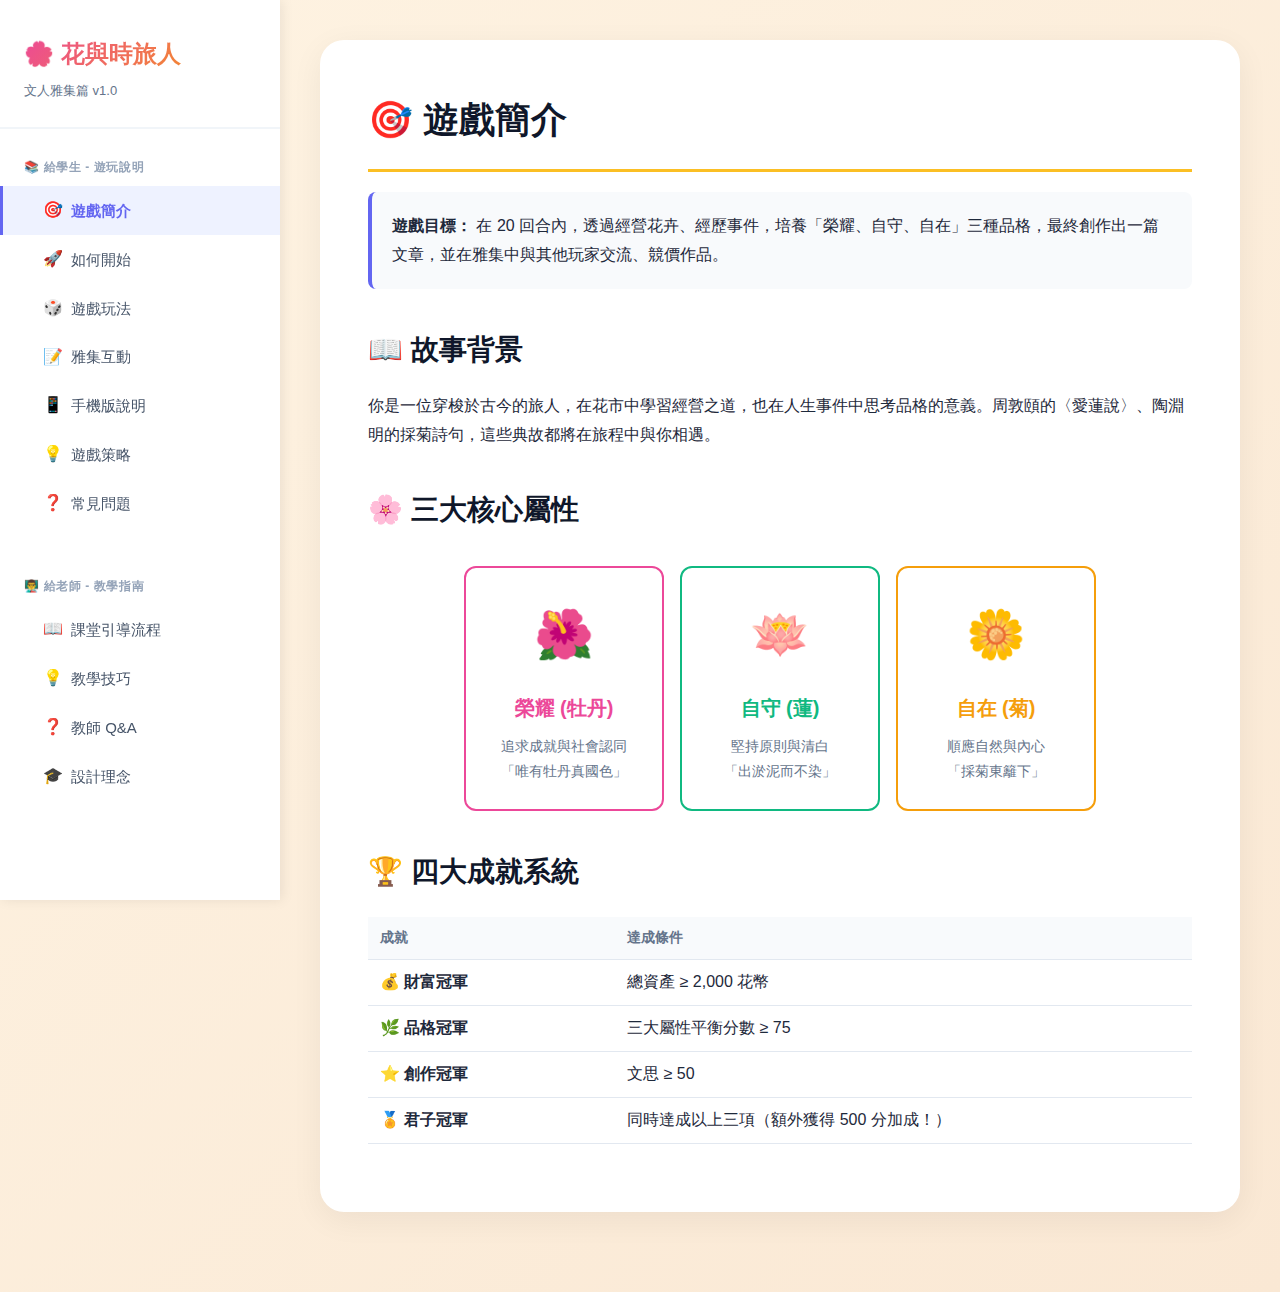
<file: 愛蓮說重新測試遊戲升級版/Manual.html>
<artifact identifier="interactive-game-manual" type="text/html" title="花與時旅人 - 互動式遊戲說明書">
    <!DOCTYPE html>
    <html lang="zh-Hant">

    <head>
        <meta charset="UTF-8">
        <meta name="viewport" content="width=device-width, initial-scale=1.0">
        <title>花與時旅人 - 遊戲說明書</title>
        <style>
            * {
                box-sizing: border-box;
                margin: 0;
                padding: 0;
            }

            body {
                font-family: "Noto Sans TC", "Microsoft JhengHei", sans-serif;
                background: linear-gradient(135deg, #fef3e2 0%, #fae8d4 100%);
                color: #1e293b;
                line-height: 1.8;
            }

            /* 主要容器 */
            .main-wrapper {
                display: flex;
                min-height: 100vh;
            }

            /* 側邊選單 */
            .sidebar {
                width: 280px;
                background: white;
                box-shadow: 2px 0 12px rgba(0, 0, 0, .08);
                position: fixed;
                height: 100vh;
                overflow-y: auto;
                z-index: 1000;
                transition: transform 0.3s ease;
            }

            .sidebar-header {
                padding: 32px 24px 24px;
                border-bottom: 2px solid #f1f5f9;
                position: sticky;
                top: 0;
                background: white;
                z-index: 10;
            }

            .sidebar-title {
                font-size: 24px;
                font-weight: 700;
                background: linear-gradient(135deg, #ec4899, #f59e0b);
                -webkit-background-clip: text;
                -webkit-text-fill-color: transparent;
                margin-bottom: 4px;
            }

            .sidebar-subtitle {
                font-size: 13px;
                color: #64748b;
            }

            .nav-section {
                padding: 20px 0;
            }

            .nav-section-title {
                padding: 8px 24px;
                font-size: 12px;
                font-weight: 700;
                color: #94a3b8;
                text-transform: uppercase;
                letter-spacing: 0.05em;
            }

            .nav-item {
                padding: 10px 24px 10px 40px;
                color: #475569;
                cursor: pointer;
                transition: all 0.2s;
                border-left: 3px solid transparent;
                font-size: 15px;
                display: flex;
                align-items: center;
                gap: 8px;
            }

            .nav-item:hover {
                background: #f8fafc;
                color: #6366f1;
            }

            .nav-item.active {
                background: #eef2ff;
                color: #6366f1;
                border-left-color: #6366f1;
                font-weight: 600;
            }

            .nav-item-icon {
                font-size: 16px;
                width: 20px;
            }

            /* 主內容區 */
            .content-area {
                margin-left: 280px;
                flex: 1;
                padding: 40px;
                max-width: 1200px;
            }

            .content-section {
                background: white;
                border-radius: 24px;
                padding: 48px;
                margin-bottom: 40px;
                box-shadow: 0 8px 32px rgba(0, 0, 0, .06);
                display: none;
            }

            .content-section.active {
                display: block;
                animation: fadeIn 0.4s ease;
            }

            @keyframes fadeIn {
                from {
                    opacity: 0;
                    transform: translateY(20px);
                }

                to {
                    opacity: 1;
                    transform: translateY(0);
                }
            }

            h1 {
                font-size: 36px;
                color: #0f172a;
                margin-bottom: 16px;
                padding-bottom: 16px;
                border-bottom: 3px solid #fbbf24;
            }

            h2 {
                font-size: 28px;
                color: #0f172a;
                margin: 36px 0 16px;
            }

            h3 {
                font-size: 20px;
                color: #334155;
                margin: 24px 0 12px;
                padding-left: 16px;
                border-left: 4px solid #10b981;
            }

            p {
                margin-bottom: 16px;
                font-size: 16px;
            }

            .highlight {
                background: #fef9c3;
                padding: 2px 8px;
                border-radius: 4px;
                font-weight: 600;
            }

            .box {
                background: #f8fafc;
                border-left: 4px solid #6366f1;
                padding: 20px;
                margin: 20px 0;
                border-radius: 8px;
            }

            .tip {
                background: linear-gradient(135deg, #dbeafe 0%, #bfdbfe 100%);
                border-left: 4px solid #3b82f6;
                padding: 16px;
                margin: 20px 0;
                border-radius: 8px;
            }

            .warning {
                background: #fef3e2;
                border-left: 4px solid #f59e0b;
                padding: 16px;
                margin: 20px 0;
                border-radius: 8px;
            }

            .critical {
                background: #fee;
                border-left: 4px solid #ef4444;
                padding: 20px;
                margin: 20px 0;
                border-radius: 8px;
                font-weight: 600;
            }

            .step-box {
                background: linear-gradient(135deg, #f0fdf4 0%, #dcfce7 100%);
                border: 2px solid #86efac;
                border-radius: 12px;
                padding: 20px;
                margin: 20px 0;
            }

            .step-title {
                font-size: 18px;
                font-weight: 700;
                color: #166534;
                margin-bottom: 12px;
            }

            ul,
            ol {
                margin: 16px 0 16px 24px;
            }

            li {
                margin-bottom: 10px;
            }

            .flower-cards {
                display: flex;
                justify-content: center;
                flex-wrap: wrap;
                gap: 16px;
                margin: 30px 0;
            }

            .flower-card {
                background: white;
                border: 2px solid #e2e8f0;
                border-radius: 12px;
                padding: 24px;
                text-align: center;
                min-width: 200px;
                transition: transform 0.3s, box-shadow 0.3s;
            }

            .flower-card:hover {
                transform: translateY(-4px);
                box-shadow: 0 8px 24px rgba(0, 0, 0, .1);
            }

            .flower-icon {
                font-size: 48px;
                margin-bottom: 12px;
            }

            .flower-name {
                font-size: 20px;
                font-weight: 700;
                margin-bottom: 8px;
            }

            .flower-desc {
                font-size: 14px;
                color: #64748b;
            }

            .grid {
                display: grid;
                grid-template-columns: repeat(auto-fit, minmax(250px, 1fr));
                gap: 16px;
                margin: 20px 0;
            }

            .cell {
                background: white;
                border: 2px solid #e2e8f0;
                border-radius: 12px;
                padding: 20px;
                text-align: center;
                transition: all 0.3s;
            }

            .cell:hover {
                border-color: #6366f1;
                transform: translateY(-2px);
            }

            .cell-icon {
                font-size: 36px;
                margin-bottom: 8px;
            }

            .cell-title {
                font-weight: 700;
                font-size: 18px;
                margin-bottom: 8px;
            }

            table {
                width: 100%;
                border-collapse: collapse;
                margin: 20px 0;
            }

            th,
            td {
                padding: 12px;
                text-align: left;
                border-bottom: 1px solid #e2e8f0;
            }

            th {
                background: #f8fafc;
                font-weight: 700;
                color: #64748b;
                font-size: 14px;
            }

            tr:hover td {
                background: #fafafa;
            }

            /* 漢堡選單按鈕 (手機版) */
            .mobile-menu-btn {
                display: none;
                position: fixed;
                top: 20px;
                left: 20px;
                z-index: 2000;
                background: white;
                border: none;
                border-radius: 12px;
                padding: 12px 16px;
                box-shadow: 0 4px 12px rgba(0, 0, 0, .15);
                cursor: pointer;
                font-size: 24px;
            }

            .mobile-overlay {
                display: none;
                position: fixed;
                inset: 0;
                background: rgba(0, 0, 0, 0.5);
                z-index: 999;
            }

            /* 響應式設計 */
            @media (max-width: 900px) {
                .sidebar {
                    transform: translateX(-100%);
                }

                .sidebar.open {
                    transform: translateX(0);
                }

                .content-area {
                    margin-left: 0;
                    padding: 80px 20px 40px;
                }

                .mobile-menu-btn {
                    display: block;
                }

                .mobile-overlay.show {
                    display: block;
                }

                .content-section {
                    padding: 32px 24px;
                }

                h1 {
                    font-size: 28px;
                }

                h2 {
                    font-size: 24px;
                }

                .flower-cards {
                    flex-direction: column;
                }
            }

            @media print {

                .sidebar,
                .mobile-menu-btn {
                    display: none;
                }

                .content-area {
                    margin-left: 0;
                }

                .content-section {
                    display: block !important;
                    page-break-after: always;
                }
            }
        </style>
    </head>

    <body>

        <!-- 手機版漢堡選單按鈕 -->
        <button class="mobile-menu-btn" onclick="toggleMobileMenu()">☰</button>
        <div class="mobile-overlay" onclick="toggleMobileMenu()"></div>

        <div class="main-wrapper">

            <!-- 側邊選單 -->
            <nav class="sidebar" id="sidebar">
                <div class="sidebar-header">
                    <div class="sidebar-title">🌸 花與時旅人</div>
                    <div class="sidebar-subtitle">文人雅集篇 v1.0</div>
                </div>

                <div class="nav-section">
                    <div class="nav-section-title">📚 給學生 - 遊玩說明</div>
                    <div class="nav-item active" onclick="showSection('intro')">
                        <span class="nav-item-icon">🎯</span> 遊戲簡介
                    </div>
                    <div class="nav-item" onclick="showSection('start')">
                        <span class="nav-item-icon">🚀</span> 如何開始
                    </div>
                    <div class="nav-item" onclick="showSection('gameplay')">
                        <span class="nav-item-icon">🎲</span> 遊戲玩法
                    </div>
                    <div class="nav-item" onclick="showSection('salon')">
                        <span class="nav-item-icon">📝</span> 雅集互動
                    </div>
                    <div class="nav-item" onclick="showSection('mobile')">
                        <span class="nav-item-icon">📱</span> 手機版說明
                    </div>
                    <div class="nav-item" onclick="showSection('strategy')">
                        <span class="nav-item-icon">💡</span> 遊戲策略
                    </div>
                    <div class="nav-item" onclick="showSection('qa-student')">
                        <span class="nav-item-icon">❓</span> 常見問題
                    </div>
                </div>

                <div class="nav-section">
                    <div class="nav-section-title">👨‍🏫 給老師 - 教學指南</div>
                    <div class="nav-item" onclick="showSection('teacher-guide')">
                        <span class="nav-item-icon">📖</span> 課堂引導流程
                    </div>
                    <div class="nav-item" onclick="showSection('teacher-tips')">
                        <span class="nav-item-icon">💡</span> 教學技巧
                    </div>
                    <div class="nav-item" onclick="showSection('qa-teacher')">
                        <span class="nav-item-icon">❓</span> 教師 Q&A
                    </div>
                    <div class="nav-item" onclick="showSection('about')">
                        <span class="nav-item-icon">🎓</span> 設計理念
                    </div>
                </div>
            </nav>

            <!-- 主內容區 -->
            <main class="content-area">

                <!-- 遊戲簡介 -->
                <section id="intro" class="content-section active">
                    <h1>🎯 遊戲簡介</h1>

                    <div class="box">
                        <strong>遊戲目標：</strong> 在 20 回合內，透過經營花卉、經歷事件，培養「榮耀、自守、自在」三種品格，最終創作出一篇文章，並在雅集中與其他玩家交流、競價作品。
                    </div>

                    <h2>📖 故事背景</h2>
                    <p>你是一位穿梭於古今的旅人，在花市中學習經營之道，也在人生事件中思考品格的意義。周敦頤的〈愛蓮說〉、陶淵明的採菊詩句，這些典故都將在旅程中與你相遇。</p>

                    <h2>🌸 三大核心屬性</h2>
                    <div class="flower-cards">
                        <div class="flower-card" style="border-color: #ec4899;">
                            <div class="flower-icon">🌺</div>
                            <div class="flower-name" style="color: #ec4899;">榮耀 (牡丹)</div>
                            <div class="flower-desc">追求成就與社會認同<br>「唯有牡丹真國色」</div>
                        </div>
                        <div class="flower-card" style="border-color: #10b981;">
                            <div class="flower-icon">🪷</div>
                            <div class="flower-name" style="color: #10b981;">自守 (蓮)</div>
                            <div class="flower-desc">堅持原則與清白<br>「出淤泥而不染」</div>
                        </div>
                        <div class="flower-card" style="border-color: #f59e0b;">
                            <div class="flower-icon">🌼</div>
                            <div class="flower-name" style="color: #f59e0b;">自在 (菊)</div>
                            <div class="flower-desc">順應自然與內心<br>「採菊東籬下」</div>
                        </div>
                    </div>

                    <h2>🏆 四大成就系統</h2>
                    <table>
                        <thead>
                            <tr>
                                <th style="width: 30%;">成就</th>
                                <th>達成條件</th>
                            </tr>
                        </thead>
                        <tbody>
                            <tr>
                                <td><strong>💰 財富冠軍</strong></td>
                                <td>總資產 ≥ 2,000 花幣</td>
                            </tr>
                            <tr>
                                <td><strong>🌿 品格冠軍</strong></td>
                                <td>三大屬性平衡分數 ≥ 75</td>
                            </tr>
                            <tr>
                                <td><strong>⭐ 創作冠軍</strong></td>
                                <td>文思 ≥ 50</td>
                            </tr>
                            <tr>
                                <td><strong>🏅 君子冠軍</strong></td>
                                <td>同時達成以上三項（額外獲得 500 分加成！）</td>
                            </tr>
                        </tbody>
                    </table>
                </section>

                <!-- 如何開始 -->
                <section id="start" class="content-section">
                    <h1>🚀 如何開始</h1>

                    <h2>創建或加入雅集</h2>
                    <ol>
                        <li>輸入你的<span class="highlight">名號</span>（玩家名稱）</li>
                        <li>選擇「<strong>創建雅集</strong>」獲得一個 4 位數房間號</li>
                        <li>或輸入朋友的房間號「<strong>加入雅集</strong>」</li>
                    </ol>

                    <div class="tip">
                        💡 <strong>重要提示：</strong> 雅集編號可以分享給朋友，讓多人一起遊玩！每個人獨立進行自己的 20 回合，結束後才會在雅集中相見。這是「非同步多人」模式，不用擔心進度不同！
                    </div>
                </section>

                <!-- 遊戲玩法 -->
                <section id="gameplay" class="content-section">
                    <h1>🎲 遊戲玩法</h1>

                    <h2>基本流程</h2>
                    <ul>
                        <li>每回合擲一次骰子（1-6 點）</li>
                        <li>沿著棋盤外圈移動</li>
                        <li>共有 <strong>20 個回合</strong>，請善用每一步！</li>
                    </ul>

                    <h2>棋盤格子類型</h2>
                    <div class="grid">
                        <div class="cell" style="border-color: #6ee7b7;">
                            <div class="cell-icon">🏁</div>
                            <div class="cell-title">起點</div>
                            <p style="font-size: 14px; color: #64748b;">可選擇「休養生息」穩定回復，或「尋訪名士」觸發額外事件。</p>
                        </div>
                        <div class="cell" style="border-color: #fde047;">
                            <div class="cell-icon">📜</div>
                            <div class="cell-title">事件格</div>
                            <p style="font-size: 14px; color: #64748b;">觸發隨機事件，做出選擇</p>
                        </div>
                        <div class="cell" style="border-color: #93c5fd;">
                            <div class="cell-icon">🏪</div>
                            <div class="cell-title">市場格</div>
                            <p style="font-size: 14px; color: #64748b;">買賣花卉，累積財富</p>
                        </div>
                    </div>

                    <h2>事件類型</h2>
                    <table>
                        <thead>
                            <tr>
                                <th>事件類型</th>
                                <th>說明</th>
                                <th>影響</th>
                            </tr>
                        </thead>
                        <tbody>
                            <tr>
                                <td><strong>🎭 人際事件</strong></td>
                                <td>朋友炫耀、同儕壓力等</td>
                                <td>考驗你的價值觀</td>
                            </tr>
                            <tr>
                                <td><strong>📚 知識奇遇</strong></td>
                                <td>遇見陶淵明、周敦頤</td>
                                <td>增加文思與經驗</td>
                            </tr>
                            <tr>
                                <td><strong>✍️ 創作靈感</strong></td>
                                <td>靈光一閃，記錄想法</td>
                                <td>提升創作能力</td>
                            </tr>
                            <tr>
                                <td><strong>💎 品格考驗</strong></td>
                                <td>清廉風潮、道德抉擇</td>
                                <td>影響三大屬性</td>
                            </tr>
                            <tr>
                                <td><strong>📈 市場事件</strong></td>
                                <td>花價暴漲/暴跌</td>
                                <td>影響你的財富</td>
                            </tr>
                        </tbody>
                    </table>

                    <div class="warning">
                        ⚠️ <strong>重要提醒：</strong> 每個選擇都會影響你的三大屬性與資源，沒有絕對的對錯，但會決定你最後的文章風格！
                    </div>

                    <h2>花市交易</h2>
                    <ul>
                        <li><strong>🌺 牡丹：</strong> 價格較高，波動大，適合投資</li>
                        <li><strong>🪷 蓮花：</strong> 價格中等，象徵品格</li>
                        <li><strong>🌼 菊花：</strong> 價格較低，但穩定</li>
                    </ul>

                    <div class="tip">
                        💡 <strong>交易秘訣：</strong> 每回合花價會微幅波動（-5% ~ +5%），但遇到市場事件時，某些花可能暴漲 25%-60%！累積財富是財富冠軍的條件之一。
                    </div>
                </section>

                <!-- 雅集互動 -->
                <section id="salon" class="content-section">
                    <h1>📝 雅集互動</h1>

                    <h2>完成 20 回合後</h2>

                    <h3>1️⃣ 創作上傳</h3>
                    <ul>
                        <li>系統根據你的<strong>最高屬性</strong>自動生成創作草稿</li>
                        <li>你可以<strong>自由編輯</strong>內容，加入自己的想法</li>
                        <li>點擊「<strong>上傳作品並進入雅集</strong>」</li>
                    </ul>

                    <h3>2️⃣ 品評與投資</h3>
                    <ul>
                        <li>閱讀其他玩家的創作</li>
                        <li>用<strong>花幣投資</strong>你喜歡的作品（最低 1 花幣）</li>
                        <li>留下<strong>文字回饋</strong>，與作者交流想法</li>
                        <li><span class="highlight">注意：</span> 不能投資或留言給自己的作品</li>
                    </ul>

                    <div class="critical">
                        🚨 <strong>超級重要：何時離開雅集？</strong>
                        <p style="margin-top: 12px;">當你點擊「🚪 離開雅集」按鈕時：</p>
                        <ul style="margin-top: 8px;">
                            <li>❌ 此局遊戲將會結束</li>
                            <li>❌ 你將<strong>無法再看到</strong>之後其他同學上傳的新作品</li>
                            <li>❌ 你將<strong>無法再互動</strong>（投資、留言）</li>
                            <li>✅ 建議：<strong>等所有人都上傳作品後，再一起離開</strong></li>
                        </ul>
                        <p style="margin-top: 12px; font-weight: 700; color: #dc2626;">💡 正確流程：上傳作品 → 互動交流 → 匯出報告 →
                            最後才離開</p>
                    </div>

                    <h3>3️⃣ 匯出雅集報告</h3>
                    <p>在離開雅集前，別忘了點擊「<strong>📥 匯出雅集報告</strong>」按鈕：</p>
                    <ul>
                        <li>會生成一份完整的 HTML 報告</li>
                        <li>包含所有玩家的作品、投資額、留言</li>
                        <li>可以保存、列印或分享</li>
                    </ul>
                </section>

                <!-- 手機版說明 -->
                <section id="mobile" class="content-section">
                    <h1>📱 手機版說明</h1>

                    <h2>Mobile HUD（底部狀態列）</h2>
                    <p>在手機上遊玩時，畫面底部會顯示「<strong>Mobile HUD</strong>」：</p>

                    <div class="grid">
                        <div class="cell">
                            <div class="cell-icon">🏪</div>
                            <div class="cell-title">市場按鈕</div>
                            <p style="font-size: 14px; color: #64748b;">快速開啟花市交易</p>
                        </div>
                        <div class="cell">
                            <div class="cell-icon">💰📖⭐</div>
                            <div class="cell-title">即時數據</div>
                            <p style="font-size: 14px; color: #64748b;">隨時查看花幣、文思、經驗</p>
                        </div>
                    </div>

                    <div class="tip">
                        💡 <strong>手機小技巧：</strong> HUD 會自動更新，不需要手動重新整理。建議橫放手機以獲得更好的棋盤視野。
                    </div>

                    <h2>手機版操作差異</h2>
                    <ul>
                        <li>✅ 所有功能與電腦版相同</li>
                        <li>✅ 觸控操作更直覺</li>
                        <li>✅ 畫面自動適應螢幕大小</li>
                        <li>✅ 可橫放手機以獲得更好視野</li>
                    </ul>
                </section>

                <!-- 遊戲策略 -->
                <section id="strategy" class="content-section">
                    <h1>💡 遊戲策略</h1>

                    <h3>💎 追求「君子冠軍」</h3>
                    <ul>
                        <li>平衡發展三種屬性，避免過度偏重單一品格</li>
                        <li>積極參與市場交易，善用市場事件暴漲機會</li>
                        <li>選擇能增加「文思」的事件選項</li>
                    </ul>

                    <h3>💰 專注「財富冠軍」</h3>
                    <ul>
                        <li>大膽投資牡丹，波動大但報酬高</li>
                        <li>遇到市場事件時把握時機低買高賣</li>
                        <li>可以犧牲部分品格屬性換取金錢</li>
                    </ul>

                    <h3>✍️ 追求「創作冠軍」</h3>
                    <ul>
                        <li>選擇知識奇遇與創作靈感事件</li>
                        <li>多與古代文人互動（陶淵明、周敦頤）</li>
                        <li>可以適度忽略財富累積</li>
                    </ul>

                    <h3>🌿 專注「品格冠軍」</h3>
                    <ul>
                        <li>注意三大屬性的數值差距</li>
                        <li>選擇能平衡屬性的選項</li>
                        <li>避免極端選擇，保持中庸之道</li>
                    </ul>
                </section>

                <!-- 學生常見問題 -->
                <section id="qa-student" class="content-section">
                    <h1>❓ 常見問題</h1>

                    <div class="box">
                        <p><strong>Q: 如何與朋友一起玩？</strong></p>
                        <p>A: 一人創建雅集後，將 4 位數房間號分享給朋友，朋友輸入房間號加入即可。每個人獨立進行 20 回合，結束後在雅集中相見。</p>
                    </div>

                    <div class="box">
                        <p><strong>Q: 投資作品的花幣會消失嗎？</strong></p>
                        <p>A: 是的，投資是「支持」的概念，花幣會用於提高該作品的排名，但不會退還。</p>
                    </div>

                    <div class="box">
                        <p><strong>Q: 可以修改已上傳的作品嗎？</strong></p>
                        <p>A: 上傳後無法修改。請在上傳前仔細編輯創作草稿欄的內容。</p>
                    </div>

                    <div class="box">
                        <p><strong>Q: 如果有人比我晚很多才上傳作品怎麼辦？</strong></p>
                        <p>A: 沒關係！新作品上傳後會即時同步給所有還在雅集的人。但如果你已經離開，就看不到後來的作品了，所以建議等所有人都上傳後再離開。</p>
                    </div>

                    <div class="box">
                        <p><strong>Q: 我已經離開雅集了，還能重新進入嗎？</strong></p>
                        <p>A: 目前版本離開後無法重新進入同一個雅集。因此強烈建議確認所有人都上傳、互動完畢、並匯出報告後，再點擊「離開雅集」。</p>
                    </div>

                    <div class="box">
                        <p><strong>Q: 事件牌會重複嗎？</strong></p>
                        <p>A: 遊戲設計了「已使用事件追蹤」機制，同一張事件牌不會在同一局遊戲中重複出現，直到所有牌都抽完才會重置。</p>
                    </div>
                </section>

                <!-- 課堂引導流程 -->
                <section id="teacher-guide" class="content-section">
                    <h1>👨‍🏫 課堂引導流程</h1>

                    <div class="step-box">
                        <div class="step-title">📚 建議的課堂流程</div>
                        <ol style="margin-top: 12px;">
                            <li><strong>課前說明（5分鐘）：</strong>「今天我們要一起進入雅集 #1234，上傳後請<strong>先不要離開</strong>」</li>
                            <li><strong>進行中（15-20分鐘）：</strong>「已經上傳的同學，請留在雅集畫面等待其他同學」</li>
                            <li><strong>確認完成：</strong>「還有誰沒上傳的請舉手」→ 確認全部上傳</li>
                            <li><strong>互動時間（10分鐘）：</strong>「現在大家可以互相投資和留言了」</li>
                            <li><strong>匯出報告：</strong>「時間到，現在請大家點『匯出報告』下載」</li>
                            <li><strong>結束：</strong>「確認大家都下載好了嗎？現在可以點『離開雅集』了」</li>
                        </ol>
                    </div>
                    <h3>✨ 教師專用：觀戰模式</h3>
                    <div class="tip">
                        <p>💡 <strong>什麼是觀戰模式？</strong><br>
                            這是一個隱藏的管理員功能，讓老師您可以<strong>跳過 20 回合的遊戲過程</strong>，直接進入任何一個雅集，即時查看學生的作品、排名與留言情況，也方便您統一匯出報告。
                        </p>
                        <p style="margin-top: 12px;"><strong>如何啟動？</strong></p>
                        <ol>
                            <li>在遊戲大廳的「<strong>你的名號</strong>」欄位中，輸入通關密語：<code>為保留隱私請寄信詢問</code></li>
                            <li>輸入密語後，「<strong>觀戰雅集</strong>」的按鈕就會自動出現。</li>
                            <li>接著輸入您想觀戰的「<strong>雅集編號</strong>」，點擊「觀戰雅集」即可進入。</li>
                        </ol>
                    </div>

                    <h2>時間分配建議</h2>
                    <table>
                        <thead>
                            <tr>
                                <th>階段</th>
                                <th>時間</th>
                                <th>說明</th>
                            </tr>
                        </thead>
                        <tbody>
                            <tr>
                                <td>課前準備</td>
                                <td>5 分鐘</td>
                                <td>說明規則、分享房間號</td>
                            </tr>
                            <tr>
                                <td>個人遊玩</td>
                                <td>15-20 分鐘</td>
                                <td>學生各自進行 20 回合</td>
                            </tr>
                            <tr>
                                <td>等待集合</td>
                                <td>5 分鐘</td>
                                <td>確認所有人都上傳完畢</td>
                            </tr>
                            <tr>
                                <td>雅集互動</td>
                                <td>10 分鐘</td>
                                <td>投資、留言、交流</td>
                            </tr>
                            <tr>
                                <td>匯出與討論</td>
                                <td>5 分鐘</td>
                                <td>下載報告、簡短分享</td>
                            </tr>
                        </tbody>
                    </table>

                    <h2>常見課堂狀況處理</h2>

                    <div class="warning">
                        <strong>狀況 1：有學生提早離開雅集</strong>
                        <p style="margin-top: 8px;">解決方式：課前強調「上傳後先不要點離開」，並在黑板寫下提醒。若真的有人提早離開，請他們等下課後再看同學的完整報告。</p>
                    </div>

                    <div class="warning">
                        <strong>狀況 2：有學生玩太慢</strong>
                        <p style="margin-top: 8px;">解決方式：設定 20 分鐘時限，時間到還沒完成的學生可以先上傳目前的創作草稿。遊戲本身沒有「輸贏」，重點是體驗過程。</p>
                    </div>

                    <div class="warning">
                        <strong>狀況 3：網路問題</strong>
                        <p style="margin-top: 8px;">解決方式：建議使用學校 Wi-Fi 或手機網路。若真的無法連線，可以讓該學生觀摩其他同學的畫面，或課後補玩。</p>
                    </div>
                </section>

                <!-- 教學技巧 -->
                <section id="teacher-tips" class="content-section">
                    <h1>💡 教學技巧</h1>

                    <h2>課前準備</h2>
                    <ul>
                        <li>📱 <strong>測試遊戲：</strong> 自己先玩一遍完整流程</li>
                        <li>🏫 <strong>確認設備：</strong> 確保學校網路穩定</li>
                        <li>📝 <strong>準備房間號：</strong> 提前創建雅集並記下編號</li>
                        <li>🎯 <strong>設定目標：</strong> 明確告訴學生這堂課要達成什麼</li>
                    </ul>

                    <h2>引導技巧</h2>

                    <h3>1. 營造競爭氛圍</h3>
                    <ul>
                        <li>「看看誰能成為君子冠軍！」</li>
                        <li>「誰的作品能獲得最多投資？」</li>
                        <li>適度競爭能提高參與度</li>
                    </ul>

                    <h3>2. 鼓勵深度思考</h3>
                    <ul>
                        <li>「為什麼你選這個選項？」</li>
                        <li>「這個選擇反映了什麼價值觀？」</li>
                        <li>「如果是周敦頤，他會怎麼選？」</li>
                    </ul>

                    <h3>3. 連結課程內容</h3>
                    <ul>
                        <li>遊戲後討論〈愛蓮說〉原文</li>
                        <li>比較不同學生的創作風格</li>
                        <li>分析品格屬性與文學象徵的關係</li>
                    </ul>

                    <h2>延伸活動建議</h2>

                    <div class="tip">
                        <strong>活動 1：作品朗讀會</strong>
                        <p style="margin-top: 8px;">請獲得最多投資的前三名學生朗讀作品，全班討論為什麼這些作品受歡迎。</p>
                    </div>

                    <div class="tip">
                        <strong>活動 2：品格反思</strong>
                        <p style="margin-top: 8px;">請學生寫下：「遊戲中哪個選擇最困難？為什麼？」引導價值觀討論。</p>
                    </div>

                    <div class="tip">
                        <strong>活動 3：創作改寫</strong>
                        <p style="margin-top: 8px;">以遊戲草稿為基礎，正式完成一篇 300-500 字的「愛Ｏ說」，當作作業繳交。</p>
                    </div>

                    <h2>評量建議</h2>
                    <table>
                        <thead>
                            <tr>
                                <th>評量項目</th>
                                <th>說明</th>
                                <th>建議佔分</th>
                            </tr>
                        </thead>
                        <tbody>
                            <tr>
                                <td>參與度</td>
                                <td>是否完整參與遊戲與互動</td>
                                <td>30%</td>
                            </tr>
                            <tr>
                                <td>創作品質</td>
                                <td>上傳作品的完整性與創意</td>
                                <td>40%</td>
                            </tr>
                            <tr>
                                <td>互動回饋</td>
                                <td>給予他人的留言品質</td>
                                <td>30%</td>
                            </tr>
                        </tbody>
                    </table>
                </section>

                <!-- 教師 Q&A -->
                <section id="qa-teacher" class="content-section">
                    <h1>❓ 教師 Q&A</h1>

                    <div class="box">
                        <p><strong>Q: 一個班級建議分成幾個雅集？</strong></p>
                        <p>A: 建議 25-30 人一個雅集，或全班一個雅集。太多人會讓互動變複雜，太少人則互動性不足。</p>
                    </div>

                    <div class="box">
                        <p><strong>Q: 如果學生惡意投資或留言怎麼辦？</strong></p>
                        <p>A: 課前說明「所有紀錄都會被保存」，且老師會下載完整報告。這能有效約束不當行為。若真的發生，可結合班級經營處理。</p>
                    </div>

                    <div class="box">
                        <p><strong>Q: 遊戲會花費金錢嗎？</strong></p>
                        <p>A: 完全免費！遊戲使用 Firebase 免費方案，正常使用不會產生費用。但建議一學期使用不超過 10 次，以免超出免費額度。</p>
                    </div>

                    <div class="box">
                        <p><strong>Q: 可以重複使用同一個房間號嗎？</strong></p>
                        <p>A: 不建議。每次上課建議創建新的雅集，避免資料混亂。舊的雅集資料會永久保存在雲端。</p>
                    </div>

                    <div class="box">
                        <p><strong>Q: 如何保存學生的作品？</strong></p>
                        <p>A: 使用「匯出雅集報告」功能，會生成一份完整的 HTML 檔案，包含所有學生的作品、投資與留言。這份報告可以永久保存、列印或分享。</p>
                    </div>

                    <div class="box">
                        <p><strong>Q: 遊戲適合哪個年級？</strong></p>
                        <p>A: 建議國中二年級以上。需要學生已經學過〈愛蓮說〉，且具備基本的閱讀理解與價值判斷能力。</p>
                    </div>
                </section>

                <!-- 設計理念 -->
                <section id="about" class="content-section">
                    <h1>🎓 設計理念</h1>

                    <h2>教學目標</h2>
                    <p>《花與時旅人》希望透過遊戲化的方式，讓學生在輕鬆的氛圍中：</p>
                    <ul>
                        <li>體驗古典文學中的品格選擇</li>
                        <li>理解〈愛蓮說〉等作品的深層意涵</li>
                        <li>練習根據個人經歷創作「愛Ｏ說」</li>
                        <li>學習欣賞與評論他人作品</li>
                        <li>培養同儕互動與正向回饋的能力</li>
                    </ul>

                    <h2>設計特色</h2>

                    <h3>1. 文學與遊戲結合</h3>
                    <p>不只是「用遊戲學文學」，而是「在遊戲中成為文學的一部分」。學生透過親身體驗，理解古人的價值選擇。</p>

                    <h3>2. 非同步多人設計</h3>
                    <p>考量課堂實際狀況，採用「各自遊玩、最後交流」的設計，讓每個學生都能按自己的節奏進行。</p>

                    <h3>3. 開放式結局</h3>
                    <p>沒有標準答案，每個學生的選擇都會產生獨特的作品，鼓勵多元價值觀的表達。</p>

                    <h2>教學連結</h2>
                    <ul>
                        <li><strong>〈愛蓮說〉原文：</strong> 宋・周敦頤的經典散文，讚頌蓮花的君子品格</li>
                        <li><strong>〈飲酒〉其五：</strong> 晉・陶淵明的詩作，「採菊東籬下，悠然見南山」</li>
                        <li><strong>牡丹文化：</strong> 歷代以牡丹象徵富貴，「唯有牡丹真國色」</li>
                    </ul>

                    <h2>技術說明</h2>
                    <p>本遊戲使用以下技術開發：</p>
                    <ul>
                        <li><strong>Firebase：</strong> 提供雲端資料庫與即時同步</li>
                        <li><strong>純網頁技術：</strong> 無需安裝，開啟瀏覽器即可使用</li>
                        <li><strong>響應式設計：</strong> 支援電腦與手機雙平台</li>
                    </ul>

                    <div
                        style="margin-top: 48px; padding-top: 24px; border-top: 2px solid #f1f5f9; text-align: center; color: #64748b;">
                        <p><strong>🌸 花與時旅人：文人雅集篇</strong></p>
                        <p style="margin-top: 8px;">遊戲版本 v1.0 | 製作：新科國中胡淨羽老師 with AI Assistants</p>
                        <p>Gemini, ChatGPT & Claude | October 2025</p>
                        <p style="margin-top: 8px;">聯繫信箱：liliumyuyu@gmail.com</p>
                        <p style="margin-top: 16px;">祝您在花與文學的旅程中，找到屬於自己的品格與風景！</p>
                    </div>
                </section>

            </main>
        </div>

        <script>
            // 切換內容區塊
            function showSection(sectionId) {
                // 隱藏所有內容
                const sections = document.querySelectorAll('.content-section');
                sections.forEach(section => section.classList.remove('active'));

                // 顯示目標內容
                document.getElementById(sectionId).classList.add('active');

                // 更新選單狀態
                const navItems = document.querySelectorAll('.nav-item');
                navItems.forEach(item => item.classList.remove('active'));
                event.currentTarget.classList.add('active');

                // 捲動到頂部
                window.scrollTo({ top: 0, behavior: 'smooth' });

                // 手機版：關閉選單
                if (window.innerWidth <= 900) {
                    toggleMobileMenu();
                }
            }

            // 手機版選單切換
            function toggleMobileMenu() {
                const sidebar = document.getElementById('sidebar');
                const overlay = document.querySelector('.mobile-overlay');

                sidebar.classList.toggle('open');
                overlay.classList.toggle('show');
            }

            // 平滑捲動效果
            document.addEventListener('DOMContentLoaded', function () {
                // 初始化時確保第一個區塊顯示
                document.getElementById('intro').classList.add('active');
            });
        </script>

    </body>


    </html>
</file>
